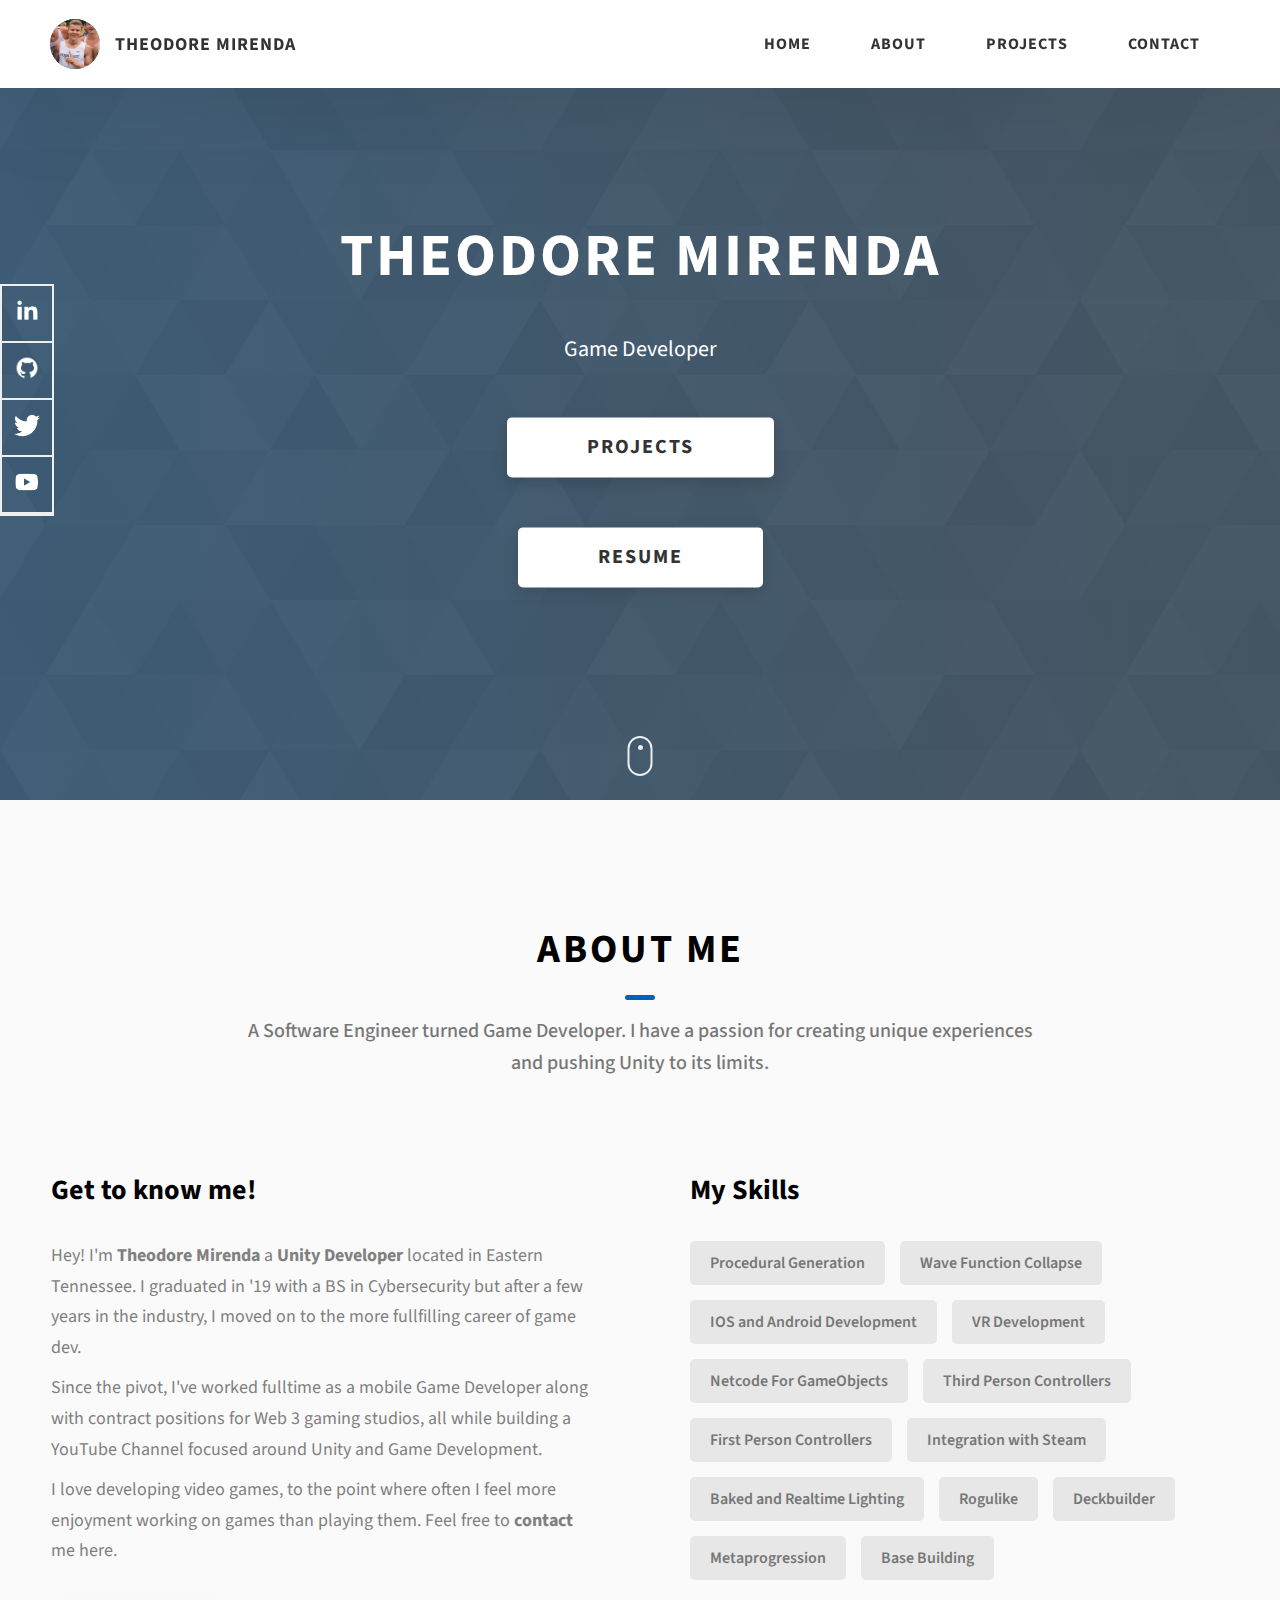
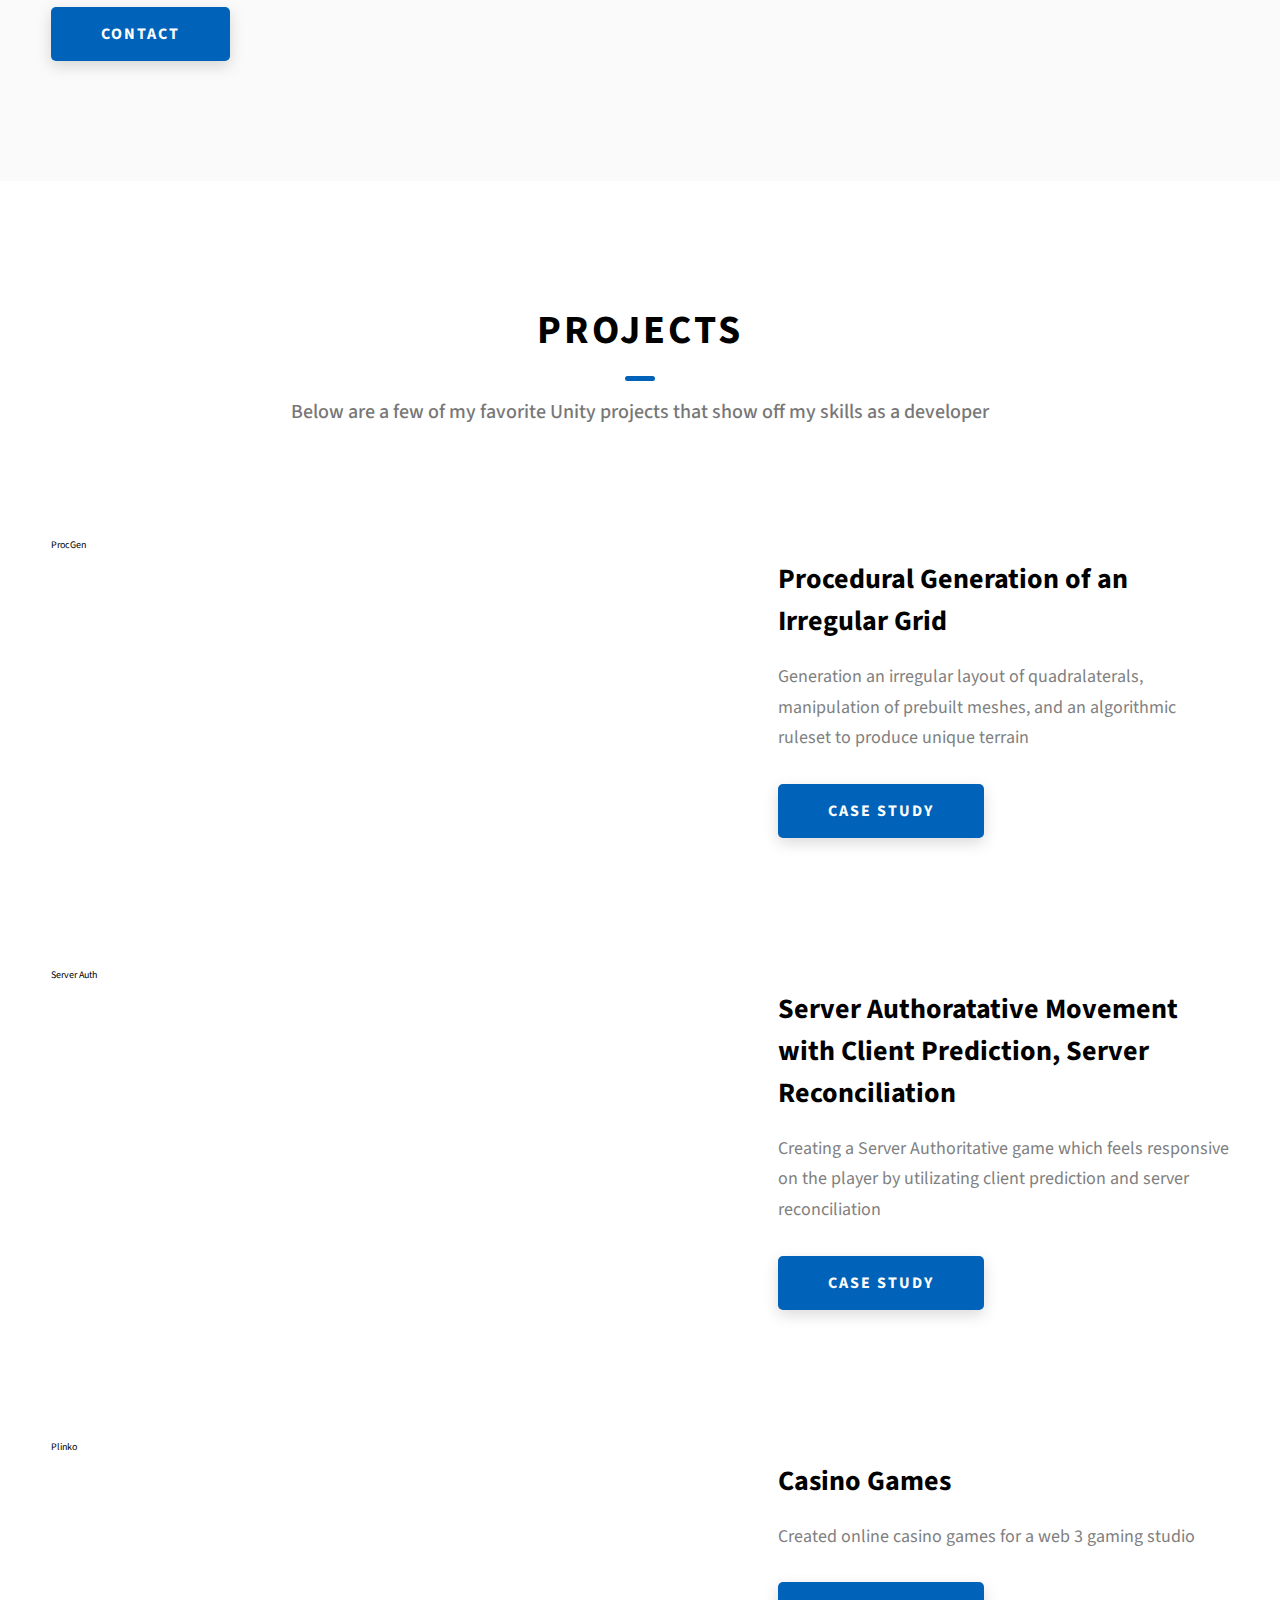
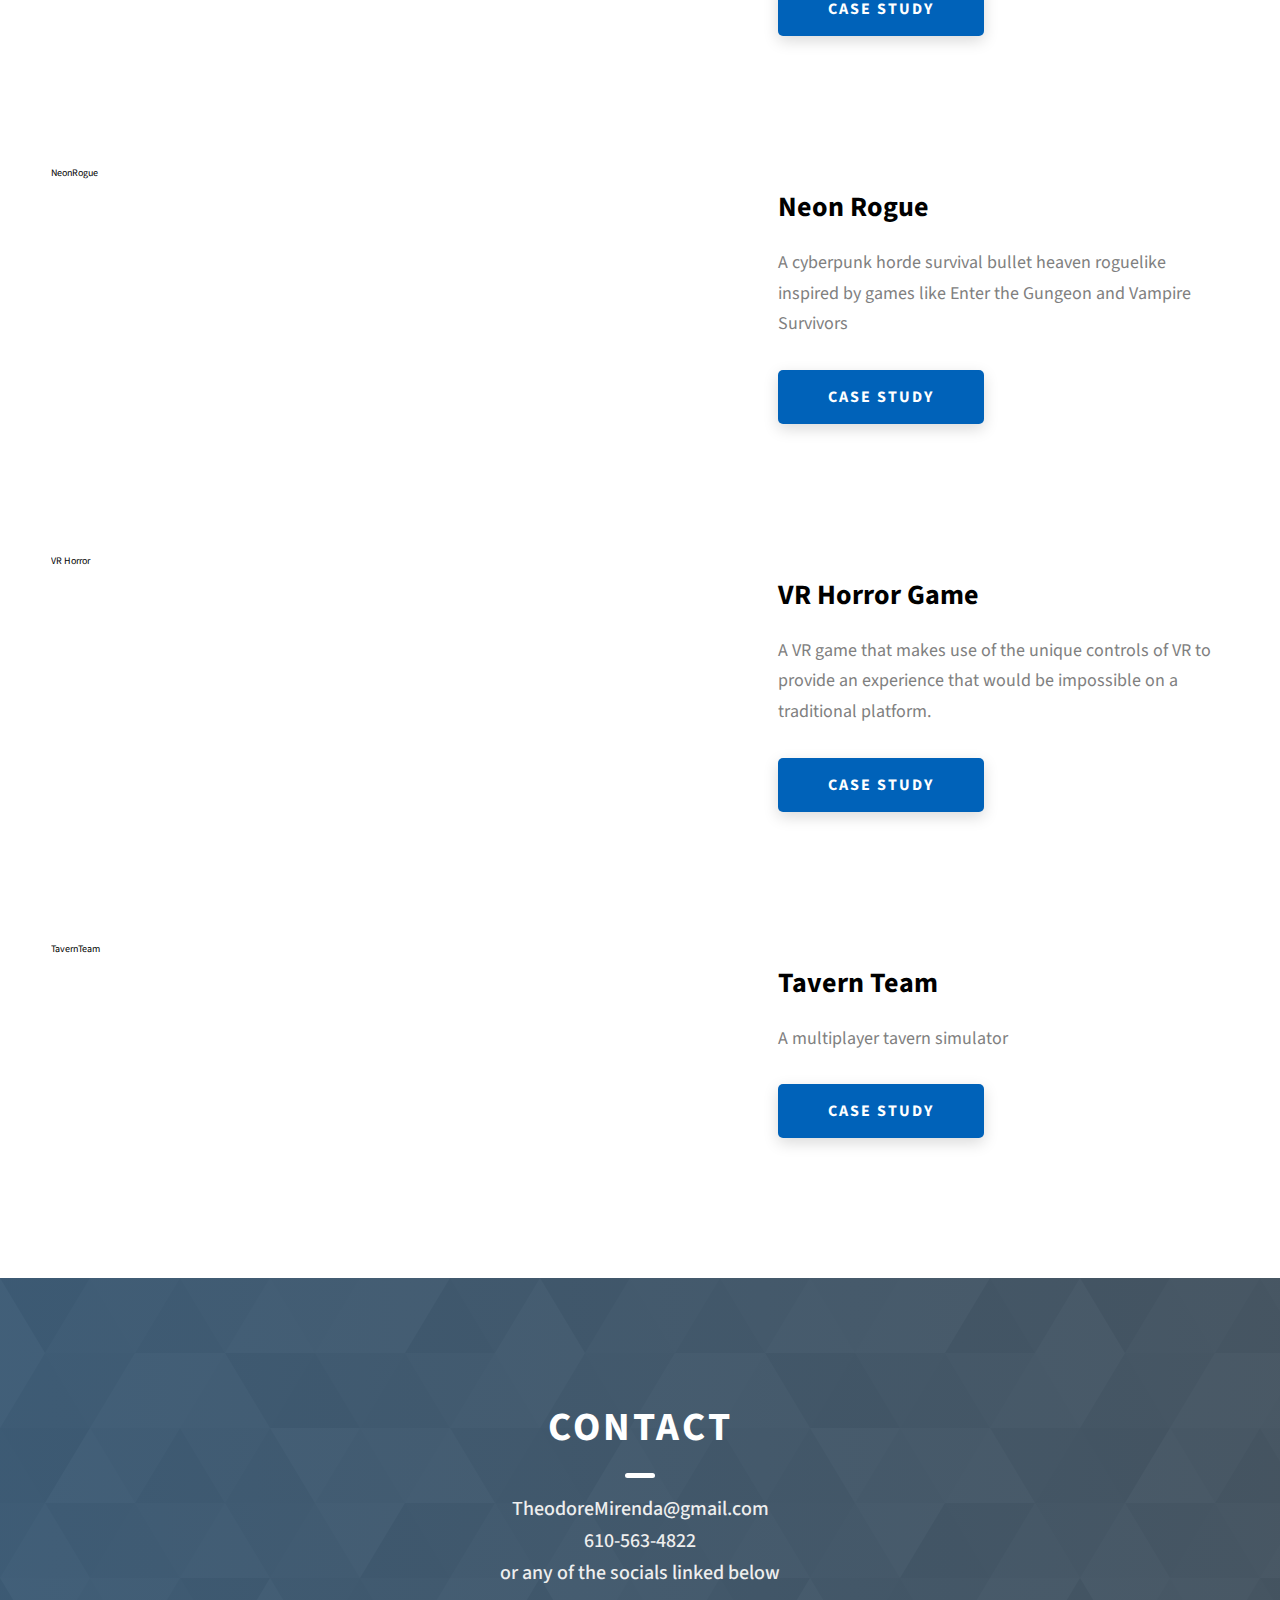
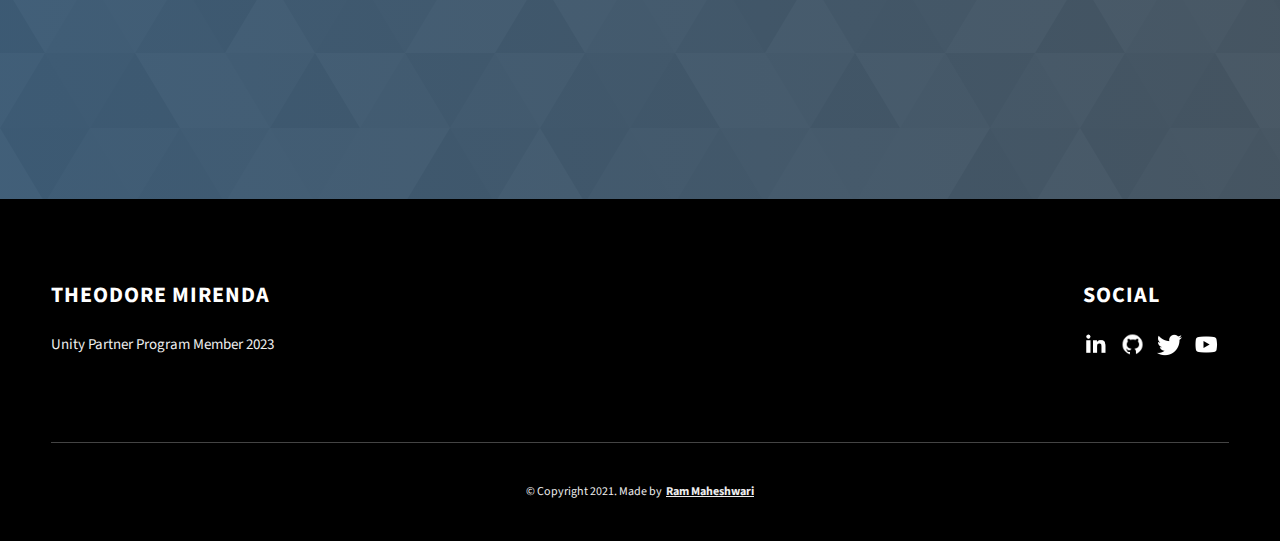
<file: index.html>
<!DOCTYPE html>
<html lang="en">
  <head>
    <meta charset="UTF-8" />
    <meta name="viewport" content="width=device-width, initial-scale=1.0" />
    <meta http-equiv="X-UA-Compatible" content="ie=edge" />
    <title>Theodore Mirenda</title>
    <meta name="description" content="Portfolio Template for Developer" />

    <link rel="stylesheet" href="css/style.css" />

    <link rel="preconnect" href="https://fonts.googleapis.com" />
    <link rel="preconnect" href="https://fonts.gstatic.com" crossorigin />
    <link
      href="https://fonts.googleapis.com/css2?family=Source+Sans+Pro:wght@400;600;700;900&display=swap"
      rel="stylesheet"
    />
  </head>
  <body>
    <header class="header">
      <div class="header__content">
        <div class="header__logo-container">
          <div class="header__logo-img-cont">
            <img
              src="./assets/png/tj.png"
              alt="Theodore Mirenda Logo Image"
              class="header__logo-img"
            />
          </div>
          <span class="header__logo-sub">Theodore Mirenda</span>
        </div>
        <div class="header__main">
          <ul class="header__links">
            <li class="header__link-wrapper">
              <a href="./index.html" class="header__link"> Home </a>
            </li>
            <li class="header__link-wrapper">
              <a href="./index.html#about" class="header__link">About </a>
            </li>
            <li class="header__link-wrapper">
              <a href="./index.html#projects" class="header__link">
                Projects
              </a>
            </li>
            <li class="header__link-wrapper">
              <a href="./index.html#contact" class="header__link"> Contact </a>
            </li>
          </ul>
          <div class="header__main-ham-menu-cont">
            <img
              src="./assets/svg/ham-menu.svg"
              alt="hamburger menu"
              class="header__main-ham-menu"
            />
            <img
              src="./assets/svg/ham-menu-close.svg"
              alt="hamburger menu close"
              class="header__main-ham-menu-close d-none"
            />
          </div>
        </div>
      </div>
      <div class="header__sm-menu">
        <div class="header__sm-menu-content">
          <ul class="header__sm-menu-links">
            <li class="header__sm-menu-link">
              <a href="./index.html"> Home </a>
            </li>

            <li class="header__sm-menu-link">
              <a href="./index.html#about"> About </a>
            </li>

            <li class="header__sm-menu-link">
              <a href="./index.html#projects"> Projects </a>
            </li>

            <li class="header__sm-menu-link">
              <a href="./index.html#contact"> Contact </a>
            </li>
          </ul>
        </div>
      </div>
    </header>
    
    <section class="home-hero">
      <div class="home-hero__content">
        <h1 class="heading-primary">Theodore Mirenda</h1>
        <div class="home-hero__info">
          <p class="text-primary">
            Game Developer
          </p>
        </div>
        <div class="home-hero__cta">
          <a href="./#projects" class="btn btn--bg">Projects</a>
        </div>
        <div class="home-hero__cta">
          <a href="https://docs.google.com/document/d/1yacafiMv38bmKNT3GW7MalZy1gXxzMhn/edit" target="_blank" class="btn btn--bg">Resume</a>
        </div>
      </div>
      <div class="home-hero__socials">
        <div class="home-hero__social">
          <a href="https://www.linkedin.com/in/theodore-mirenda-682a0b136?lipi=urn%3Ali%3Apage%3Ad_flagship3_profile_view_base_contact_details%3B7lXR28tvStu2fylCiXOQmg%3D%3D" class="home-hero__social-icon-link">
            <img
              src="./assets/png/linkedin-ico.png"
              alt="icon"
              class="home-hero__social-icon"
            />
          </a>
        </div>
        <div class="home-hero__social">
          <a href="https://github.com/TJGameDev" class="home-hero__social-icon-link">
            <img
              src="./assets/png/github-ico.png"
              alt="icon"
              class="home-hero__social-icon"
            />
          </a>
        </div>
        <div class="home-hero__social">
          <a href="https://twitter.com/TJGameDev" class="home-hero__social-icon-link">
            <img
              src="./assets/png/twitter-ico.png"
              alt="icon"
              class="home-hero__social-icon"
            />
          </a>
        </div>
        <div class="home-hero__social">
          <a href="https://www.youtube.com/@TJGameDev" class="home-hero__social-icon-link">
            <img
              src="./assets/png/yt-ico.png"
              alt="icon"
              class="home-hero__social-icon"
            />
          </a>
        </div>
        <div class="home-hero__social">
        </div>
      </div>
      <div class="home-hero__mouse-scroll-cont">
        <div class="mouse"></div>
      </div>
    </section>

    <section id="about" class="about sec-pad">
      <div class="main-container">
        <h2 class="heading heading-sec heading-sec__mb-med">
          <span class="heading-sec__main">About Me</span>
          <span class="heading-sec__sub">
            A Software Engineer turned Game Developer. I have a passion for creating unique experiences and pushing Unity to its limits.
          </span>
        </h2>
        <div class="about__content">
          <div class="about__content-main">
            <h3 class="about__content-title">Get to know me!</h3>
            <div class="about__content-details">
              <p class="about__content-details-para">
                Hey! I'm 
                <strong>Theodore Mirenda</strong>
                a <strong> Unity Developer </strong> located in
                Eastern Tennessee. I graduated in '19 with a BS in Cybersecurity but after a few years in the industry, I moved on to the more fullfilling career of game dev. 
              </p>
              <p class="about__content-details-para">
                Since the pivot, I've worked fulltime as a mobile Game Developer along with contract positions for Web 3 gaming studios, all while building a YouTube Channel focused around Unity and Game Development.
              </p>
              <p class="about__content-details-para">
                I love developing video games, to the point where often I feel more enjoyment working on games than playing them. Feel free to
                <strong>contact</strong> me here.
              </p>
            </div>
            <a href="./#contact" class="btn btn--med btn--theme dynamicBgClr"
              >Contact</a
            >
          </div>
          <div class="about__content-skills">
            <h3 class="about__content-title">My Skills</h3>
            <div class="skills">
              <div class="skills__skill">Procedural Generation</div>
              <div class="skills__skill">Wave Function Collapse</div>
              <div class="skills__skill">IOS and Android Development</div>
              <div class="skills__skill">VR Development</div>
              <div class="skills__skill">Netcode For GameObjects</div>
              <div class="skills__skill">Third Person Controllers</div>
              <div class="skills__skill">First Person Controllers</div>
              <div class="skills__skill">Integration with Steam</div>
              <div class="skills__skill">Baked and Realtime Lighting</div>
              <div class="skills__skill">Rogulike</div>
              <div class="skills__skill">Deckbuilder</div>
              <div class="skills__skill">Metaprogression</div>
              <div class="skills__skill">Base Building</div>
            </div>
          </div>
        </div>
      </div>
    </section>
    <section id="projects" class="projects sec-pad">
      <div class="main-container">
        <h2 class="heading heading-sec heading-sec__mb-bg">
          <span class="heading-sec__main">Projects</span>
          <span class="heading-sec__sub">
            Below are a few of my favorite Unity projects that show off my skills as a developer
          </span>
        </h2>

        <div class="projects__row">
          <div class="projects__row-img-cont">
            <!-- <img
              src="./assets/png/procGen.gif"
              alt="Software Screenshot"
              class="projects__row-img"
              loading="lazy"
            /> -->
            <blockquote class="imgur-embed-pub" lang="en" data-id="a/lOjHCbe" data-context="false" ><a href="//imgur.com/a/lOjHCbe">ProcGen</a></blockquote><script async src="//s.imgur.com/min/embed.js" charset="utf-8"></script>
          </div>
          <div class="projects__row-content">
            <h3 class="projects__row-content-title">Procedural Generation of an Irregular Grid</h3>
            <p class="projects__row-content-desc">
              Generation an irregular layout of quadralaterals, manipulation of prebuilt meshes, and an algorithmic ruleset to produce unique terrain
            </p>
            <a
              href="./procGen.html"
              class="btn btn--med btn--theme dynamicBgClr"
              >Case Study</a
            >
          </div>
        </div>

        <div class="projects__content">
          <div class="projects__row">
            <div class="projects__row-img-cont">
              <!-- <img
                src="./assets/png/SA.gif"
                alt="Software Screenshot"
                class="projects__row-img"
                loading="lazy"
              /> -->
              <blockquote class="imgur-embed-pub" lang="en" data-id="a/aA6W5qT" data-context="false" ><a href="//imgur.com/a/aA6W5qT">Server Auth</a></blockquote><script async src="//s.imgur.com/min/embed.js" charset="utf-8"></script>
            </div>
            <div class="projects__row-content">
              <h3 class="projects__row-content-title">Server Authoratative Movement with Client Prediction, Server Reconciliation</h3>
              <p class="projects__row-content-desc">
                Creating a Server Authoritative game which feels responsive on the player by utilizating client prediction and server reconciliation
              </p>
              <a
                href="./clientPrediction.html"
                class="btn btn--med btn--theme dynamicBgClr"
                >Case Study</a
              >
            </div>
          </div>

       

          <div class="projects__content">
            <div class="projects__row">
              <div class="projects__row-img-cont">
                <!-- <img
                  src="./assets/png/plinko.gif"
                  alt="Software Screenshot"
                  class="projects__row-img"
                  loading="lazy"
                /> -->
                <blockquote class="imgur-embed-pub" lang="en" data-id="a/j9ZYZly"  ><a href="//imgur.com/a/j9ZYZly">Plinko</a></blockquote><script async src="//s.imgur.com/min/embed.js" charset="utf-8"></script>
              </div>
              <div class="projects__row-content">
                <h3 class="projects__row-content-title">Casino Games</h3>
                <p class="projects__row-content-desc">
                  Created online casino games for a web 3 gaming studio
                </p>
                <a
                  href="./casino.html"
                  class="btn btn--med btn--theme dynamicBgClr"
                  >Case Study</a
                >
              </div>
            </div>

            <div class="projects__content">
              <div class="projects__row">
                <div class="projects__row-img-cont">
                  <!-- <img
                    src="./assets/png/neonRogue.gif"
                    alt="Software Screenshot"
                    class="projects__row-img"
                    loading="lazy"
                  /> -->
                  <blockquote class="imgur-embed-pub" lang="en" data-id="a/k0VMVU8" data-context="false" ><a href="//imgur.com/a/k0VMVU8">NeonRogue</a></blockquote><script async src="//s.imgur.com/min/embed.js" charset="utf-8"></script>
                </div>
                <div class="projects__row-content">
                  <h3 class="projects__row-content-title">Neon Rogue</h3>
                  <p class="projects__row-content-desc">
                    A cyberpunk horde survival bullet heaven roguelike inspired by games like Enter the Gungeon and Vampire Survivors
                  </p>
                  <a
                    href="./neonRogue.html"
                    class="btn btn--med btn--theme dynamicBgClr"
                    >Case Study</a
                  >
                </div>
              </div>

              <div class="projects__row">
                <div class="projects__row-img-cont">
                  <!-- <img
                    src="./assets/png/VRGame.gif"
                    alt="Software Screenshot"
                    class="projects__row-img"
                    loading="lazy"
                  /> -->
                  <blockquote class="imgur-embed-pub" lang="en" data-id="a/DrX55A6" data-context="false" ><a href="//imgur.com/a/DrX55A6">VR Horror</a></blockquote><script async src="//s.imgur.com/min/embed.js" charset="utf-8"></script>
                </div>
                <div class="projects__row-content">
                  <h3 class="projects__row-content-title">VR Horror Game</h3>
                  <p class="projects__row-content-desc">
                    A VR game that makes use of the unique controls of VR to 
                    provide an experience that would be impossible on a traditional platform.
                  </p>
                  <a
                    href="./vr.html"
                    class="btn btn--med btn--theme dynamicBgClr"
                    >Case Study</a
                  >
                </div>
              </div>

        <div class="projects__content">
          <div class="projects__row">
            <div class="projects__row-img-cont">
              <blockquote class="imgur-embed-pub" lang="en" data-id="a/eHacob8" data-context="false" ><a href="//imgur.com/a/eHacob8">TavernTeam</a></blockquote><script async src="//s.imgur.com/min/embed.js" charset="utf-8"></script>
            </div>
            <div class="projects__row-content">
              <h3 class="projects__row-content-title">Tavern Team</h3>
              <p class="projects__row-content-desc">
                A multiplayer tavern simulator
              </p>
              <a
                href="./tavernTeam.html"
                class="btn btn--med btn--theme dynamicBgClr"
                >Case Study</a
              >
            </div>
          </div>
        </div>
      </div>
    </section>
    <section id="contact" class="contact sec-pad dynamicBg">
      <div class="main-container">
        <h2 class="heading heading-sec heading-sec__mb-med">
          <span class="heading-sec__main heading-sec__main--lt">Contact</span>
          <span class="heading-sec__sub heading-sec__sub--lt">
          TheodoreMirenda@gmail.com 
          <span class="heading-sec__sub heading-sec__sub--lt">
          610-563-4822
          </span>
            or any of the socials linked below
          </span>
        </h2>
      </div>
    </section>
    <footer class="main-footer">
      <div class="main-container">
        <div class="main-footer__upper">
          <div class="main-footer__row main-footer__row-1">
            <h2 class="heading heading-sm main-footer__heading-sm">
              <span>Social</span>
            </h2>
            <div class="main-footer__social-cont">
              <a target="_blank" rel="noreferrer" href="https://www.linkedin.com/in/theodore-mirenda-682a0b136?lipi=urn%3Ali%3Apage%3Ad_flagship3_profile_view_base_contact_details%3B7lXR28tvStu2fylCiXOQmg%3D%3D">
                <img
                  class="main-footer__icon"
                  src="./assets/png/linkedin-ico.png"
                  alt="icon"
                />
              </a>
              <a target="_blank" rel="noreferrer" href="https://github.com/TJGameDev">
                <img
                  class="main-footer__icon"
                  src="./assets/png/github-ico.png"
                  alt="icon"
                />
              </a>
              <a target="_blank" rel="noreferrer" href="https://twitter.com/TJGameDev">
                <img
                  class="main-footer__icon"
                  src="./assets/png/twitter-ico.png"
                  alt="icon"
                />
              </a>
              <a target="_blank" rel="noreferrer" href="https://www.youtube.com/@TJGameDev">
                <img
                  class="main-footer__icon"
                  src="./assets/png/yt-ico.png"
                  alt="icon"
                />
              </a>
            </div>
          </div>
          <div class="main-footer__row main-footer__row-2">
            <h4 class="heading heading-sm text-lt">Theodore Mirenda</h4>
            <p class="main-footer__short-desc">
              Unity Partner Program Member 2023
            </p>
          </div>
        </div>

        <!-- If you give me some credit or shoutout here by linking to my website, then it will be a big thing for me and will help me a lot :) -->
        <div class="main-footer__lower">
          &copy; Copyright 2021. Made by
          <a rel="noreferrer" target="_blank" href="https://rammaheshwari.com"
            >Ram Maheshwari</a
          >
        </div>
      </div>
    </footer>

    <script src="./index.js"></script>
  </body>
</html>
</file>
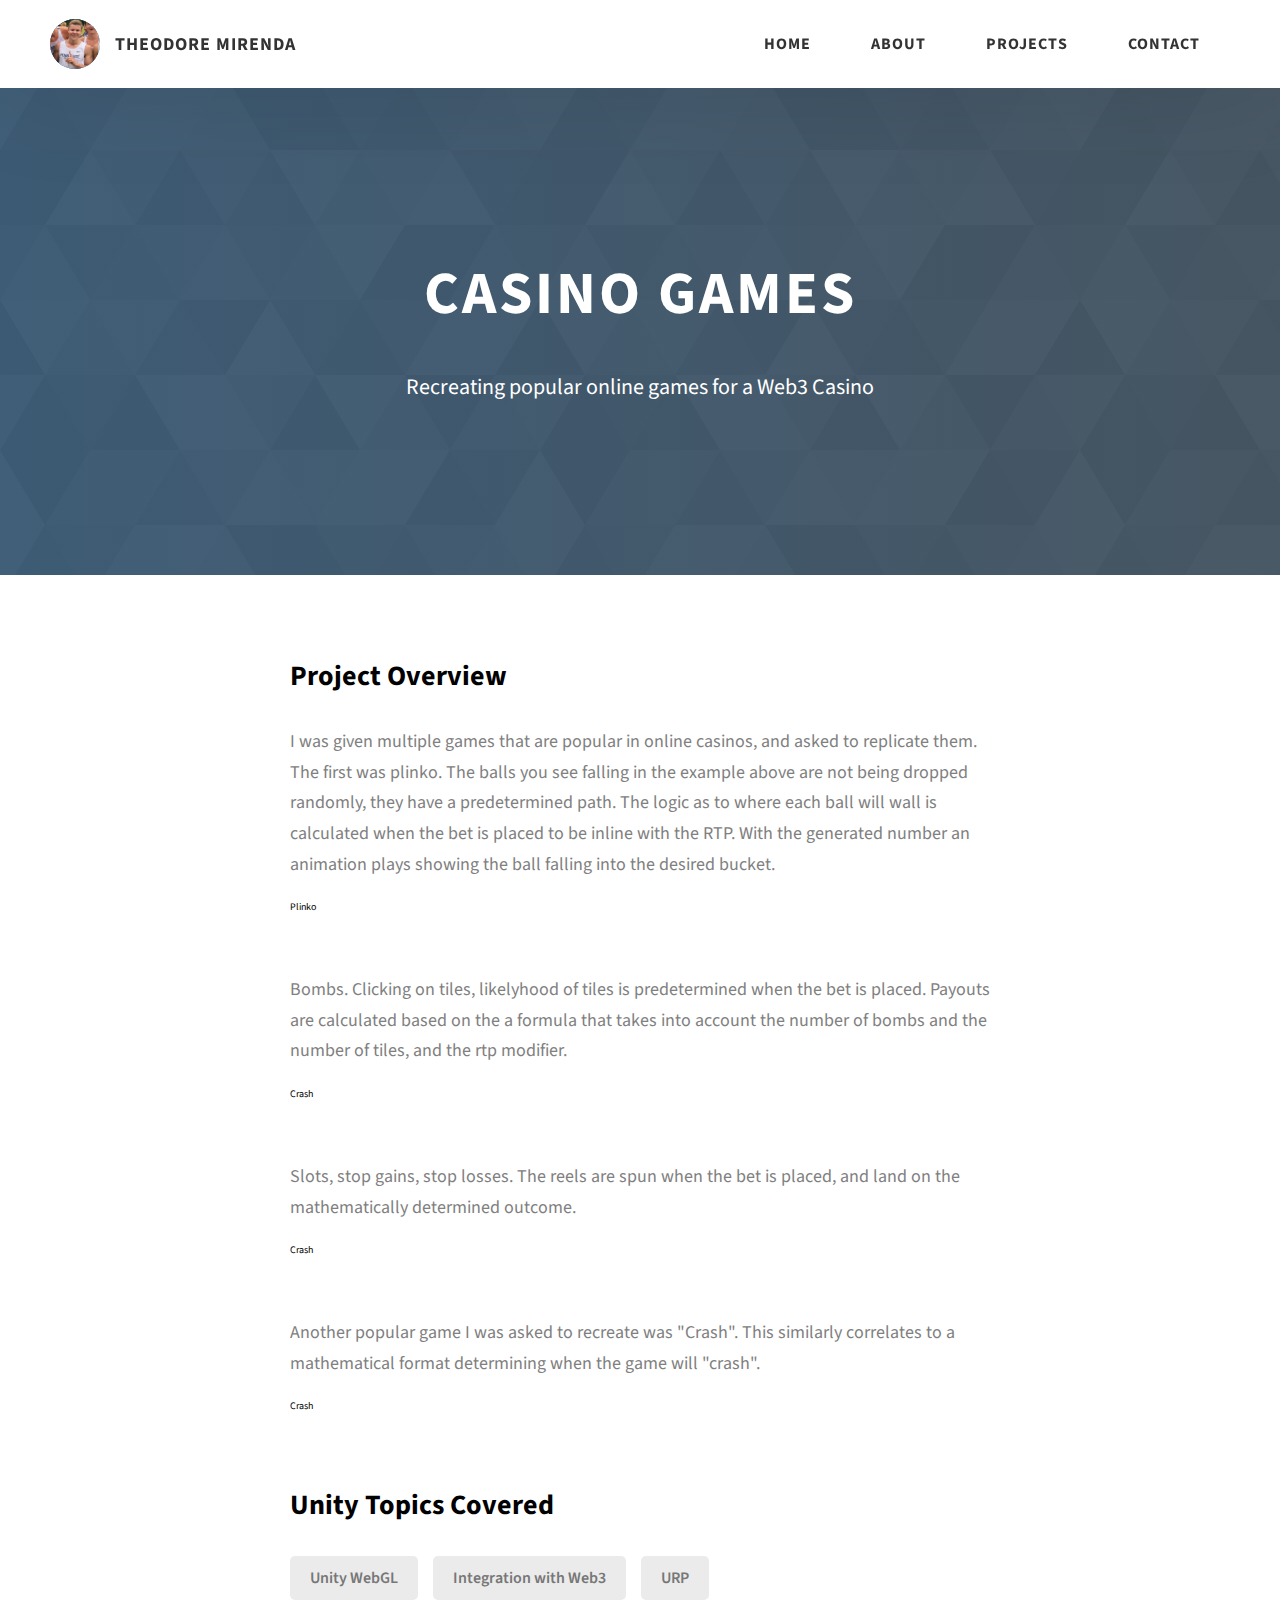
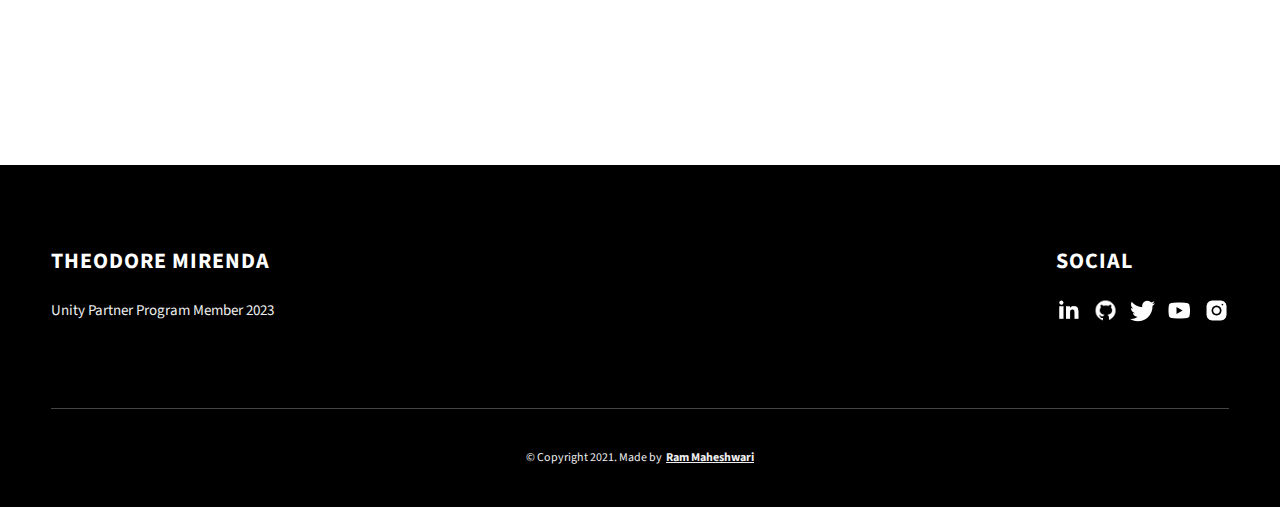
<file: casino.html>
<!DOCTYPE html>
<html lang="en">
  <head>
    <meta charset="UTF-8" />
    <meta name="viewport" content="width=device-width, initial-scale=1.0" />
    <meta http-equiv="X-UA-Compatible" content="ie=edge" />
    <title>Theodore - Casino</title>
    <meta name="description" content="Case study page of VR Backrooms" />

    <link rel="stylesheet" href="css/style.css" />

    <link rel="preconnect" href="https://fonts.googleapis.com" />
    <link rel="preconnect" href="https://fonts.gstatic.com" crossorigin />
    <link
      href="https://fonts.googleapis.com/css2?family=Source+Sans+Pro:wght@400;600;700;900&display=swap"
      rel="stylesheet"
    />
  </head>
  <body>
    <header class="header">
      <div class="header__content">
        <div class="header__logo-container">
          <div class="header__logo-img-cont">
            <img
              src="./assets/png/tj.png"
              alt="Theodore Mirenda Logo Image"
              class="header__logo-img"
            />
          </div>
          <span class="header__logo-sub">Theodore Mirenda</span>
        </div>
        <div class="header__main">
          <ul class="header__links">
            <li class="header__link-wrapper">
              <a href="./index.html" class="header__link"> Home </a>
            </li>
            <li class="header__link-wrapper">
              <a href="./index.html#about" class="header__link">About </a>
            </li>
            <li class="header__link-wrapper">
              <a href="./index.html#projects" class="header__link">
                Projects
              </a>
            </li>
            <li class="header__link-wrapper">
              <a href="./index.html#contact" class="header__link"> Contact </a>
            </li>
          </ul>
          <div class="header__main-ham-menu-cont">
            <img
              src="./assets/svg/ham-menu.svg"
              alt="hamburger menu"
              class="header__main-ham-menu"
            />
            <img
              src="./assets/svg/ham-menu-close.svg"
              alt="hamburger menu close"
              class="header__main-ham-menu-close d-none"
            />
          </div>
        </div>
      </div>
      <div class="header__sm-menu">
        <div class="header__sm-menu-content">
          <ul class="header__sm-menu-links">
            <li class="header__sm-menu-link">
              <a href="./index.html"> Home </a>
            </li>

            <li class="header__sm-menu-link">
              <a href="./index.html#about"> About </a>
            </li>

            <li class="header__sm-menu-link">
              <a href="./index.html#projects"> Projects </a>
            </li>

            <li class="header__sm-menu-link">
              <a href="./index.html#contact"> Contact </a>
            </li>
          </ul>
        </div>
      </div>
    </header>
    <section class="project-cs-hero">
      <div class="project-cs-hero__content">
        <h1 class="heading-primary">Casino Games</h1>
        <div class="project-cs-hero__info">
          <p class="text-primary">
            Recreating popular online games for a Web3 Casino
          </p>
        </div>
      </div>
    </section>
    <section class="project-details">
      <div class="main-container">
        <div class="project-details__content">
          
          <div class="project-details__content-main">
            <div class="project-details__desc">
              <h3 class="project-details__content-title">Project Overview</h3>
              <p class="project-details__desc-para">
                I was given multiple games that are popular in online casinos, and asked to replicate them. 
                The first was plinko. The balls you see falling in the example above are not being dropped randomly, they have a predetermined path.
                The logic as to where each ball will wall is calculated when the bet is placed to be inline with the RTP. With the generated number an animation plays showing the ball falling 
                into the desired bucket.
                </p>
              <div class="project-details__showcase-img-cont">
                <blockquote class="imgur-embed-pub" lang="en" data-id="a/j9ZYZly"  ><a href="//imgur.com/a/j9ZYZly">Plinko</a></blockquote><script async src="//s.imgur.com/min/embed.js" charset="utf-8"></script>
              </div>

              <p class="project-details__desc-para">
                Bombs. Clicking on tiles, likelyhood of tiles is predetermined when the bet is placed. Payouts are calculated based on the a formula that takes into account the number of bombs and the number of tiles, and the rtp modifier.
              </p>
              <div class="project-details__showcase-img-cont">
                <blockquote class="imgur-embed-pub" lang="en" data-id="a/nwaOuTD" data-context="false" ><a href="//imgur.com/a/nwaOuTD">Crash</a></blockquote><script async src="//s.imgur.com/min/embed.js" charset="utf-8"></script>
              </div>

              <p class="project-details__desc-para">
                Slots, stop gains, stop losses. The reels are spun when the bet is placed, and land on the mathematically determined outcome.
              </p>
              <div class="project-details__showcase-img-cont">
                <blockquote class="imgur-embed-pub" lang="en" data-id="a/Aa7P16O" data-context="false" ><a href="//imgur.com/a/Aa7P16O">Crash</a></blockquote><script async src="//s.imgur.com/min/embed.js" charset="utf-8"></script>
              </div>

              <p class="project-details__desc-para">
                Another popular game I was asked to recreate was "Crash". This similarly correlates to a mathematical format determining when the game will "crash". 
              </p>
              <div class="project-details__showcase-img-cont">
                <blockquote class="imgur-embed-pub" lang="en" data-id="a/wcJHdBO" data-context="false" ><a href="//imgur.com/a/wcJHdBO">Crash</a></blockquote><script async src="//s.imgur.com/min/embed.js" charset="utf-8"></script>
              </div>

              <p class="project-details__desc-para">
              </p>
            </div>
            <div class="project-details__tools-used">
              <h3 class="project-details__content-title">Unity Topics Covered</h3>
              <div class="skills">
                <div class="skills__skill">Unity WebGL</div>
                <div class="skills__skill">Integration with Web3</div>
                <div class="skills__skill">URP</div>
              </div>
            </div>
            <!-- <div class="project-details__links">
              <h3 class="project-details__content-title">See Live</h3>
              <a
                href="#"
                class="btn btn--med btn--theme project-details__links-btn"
                target="_blank"
                >Live Link</a
              >
              <a
                href="#"
                class="btn btn--med btn--theme-inv project-details__links-btn"
                target="_blank"
                >Code Link</a
              >
            </div> -->
          </div>
        </div>
      </div>
    </section>
    <footer class="main-footer">
      <div class="main-container">
        <div class="main-footer__upper">
          <div class="main-footer__row main-footer__row-1">
            <h2 class="heading heading-sm main-footer__heading-sm">
              <span>Social</span>
            </h2>
            <div class="main-footer__social-cont">
              <a target="_blank" rel="noreferrer" href="https://www.linkedin.com/in/theodore-mirenda-682a0b136?lipi=urn%3Ali%3Apage%3Ad_flagship3_profile_view_base_contact_details%3B7lXR28tvStu2fylCiXOQmg%3D%3D">
                <img
                  class="main-footer__icon"
                  src="./assets/png/linkedin-ico.png"
                  alt="icon"
                />
              </a>
              <a target="_blank" rel="noreferrer" href="#">
                <img
                  class="main-footer__icon"
                  src="./assets/png/github-ico.png"
                  alt="icon"
                />
              </a>
              <a target="_blank" rel="noreferrer" href="#">
                <img
                  class="main-footer__icon"
                  src="./assets/png/twitter-ico.png"
                  alt="icon"
                />
              </a>
              <a target="_blank" rel="noreferrer" href="#">
                <img
                  class="main-footer__icon"
                  src="./assets/png/yt-ico.png"
                  alt="icon"
                />
              </a>
              <a target="_blank" rel="noreferrer" href="#">
                <img
                  class="main-footer__icon main-footer__icon--mr-none"
                  src="./assets/png/insta-ico.png"
                  alt="icon"
                />
              </a>
            </div>
          </div>
          <div class="main-footer__row main-footer__row-2">
            <h4 class="heading heading-sm text-lt">Theodore Mirenda</h4>
            <p class="main-footer__short-desc">
              Unity Partner Program Member 2023
            </p>
          </div>
        </div>

        <div class="main-footer__lower">
          &copy; Copyright 2021. Made by
          <a rel="noreferrer" target="_blank" href="https://rammaheshwari.com"
            >Ram Maheshwari</a
          >
        </div>
      </div>
    </footer>
    <script src="./index.js"></script>
  </body>
</html>
</file>
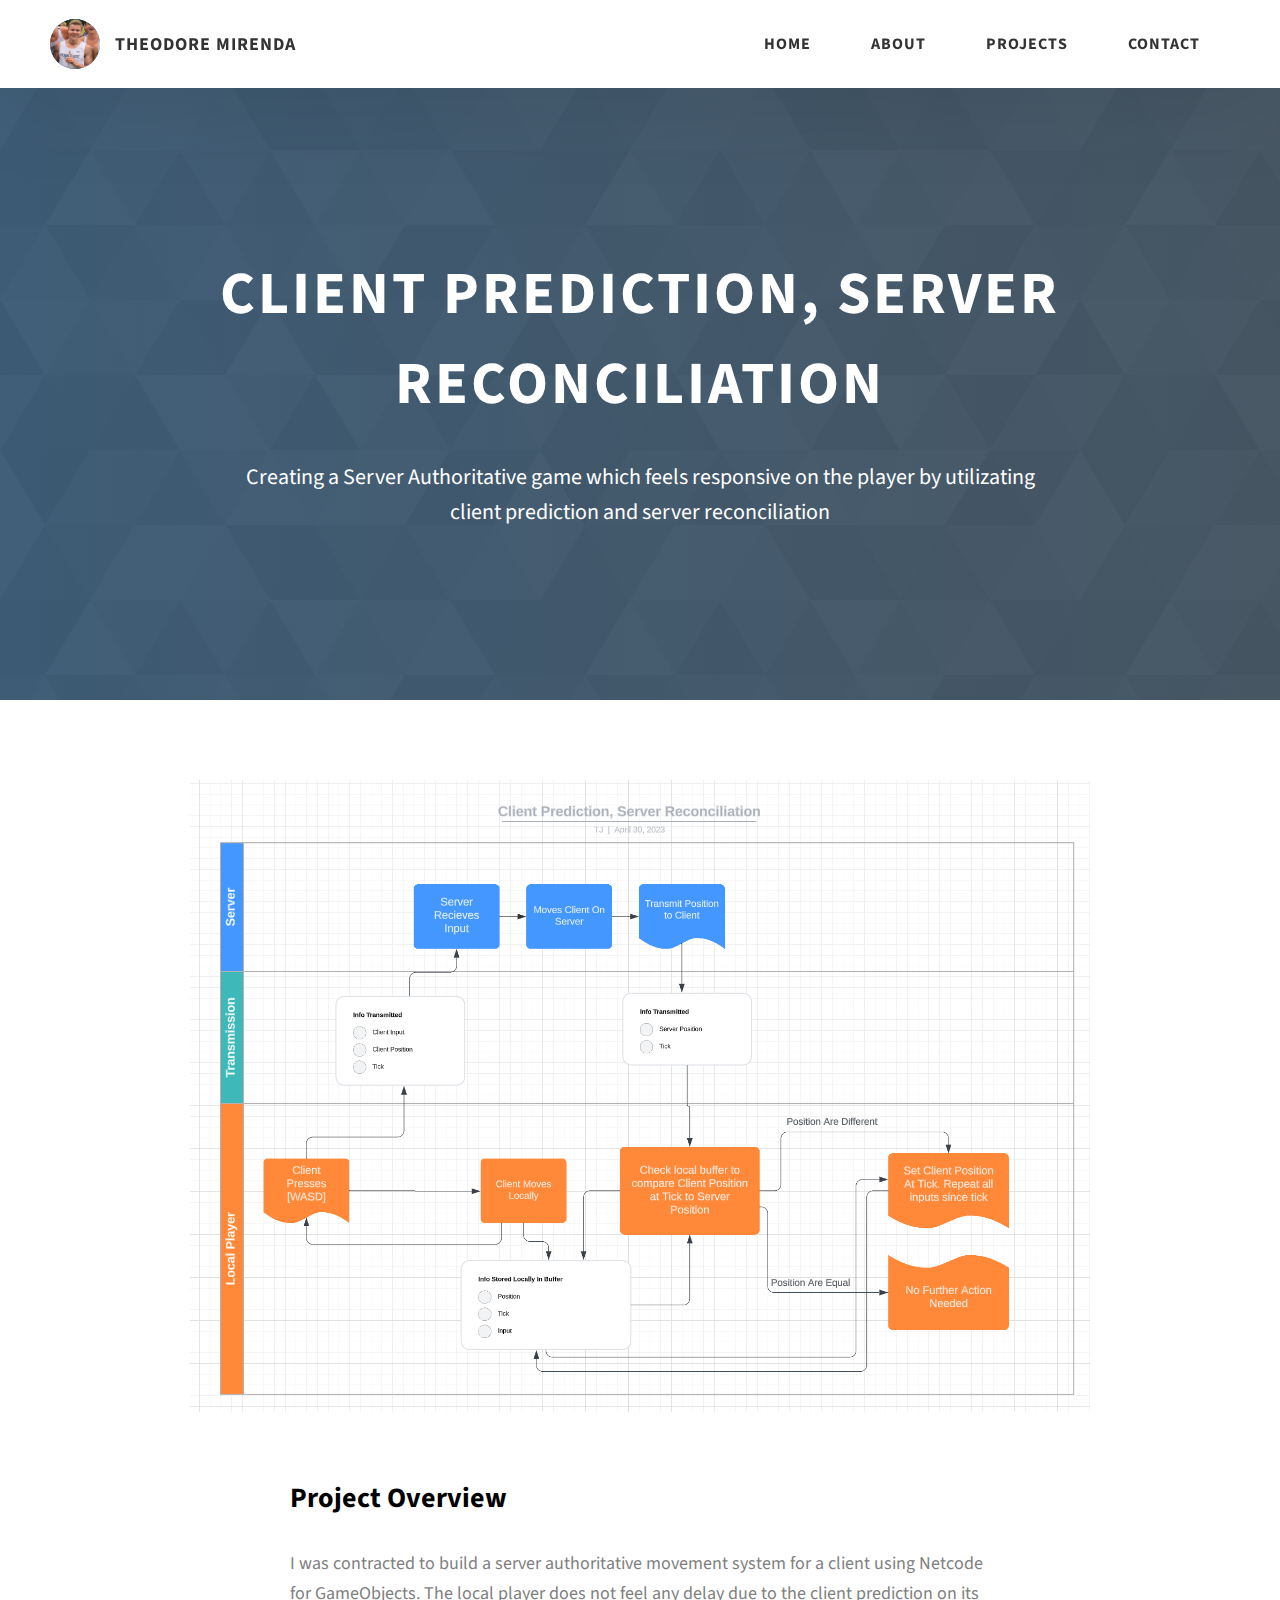
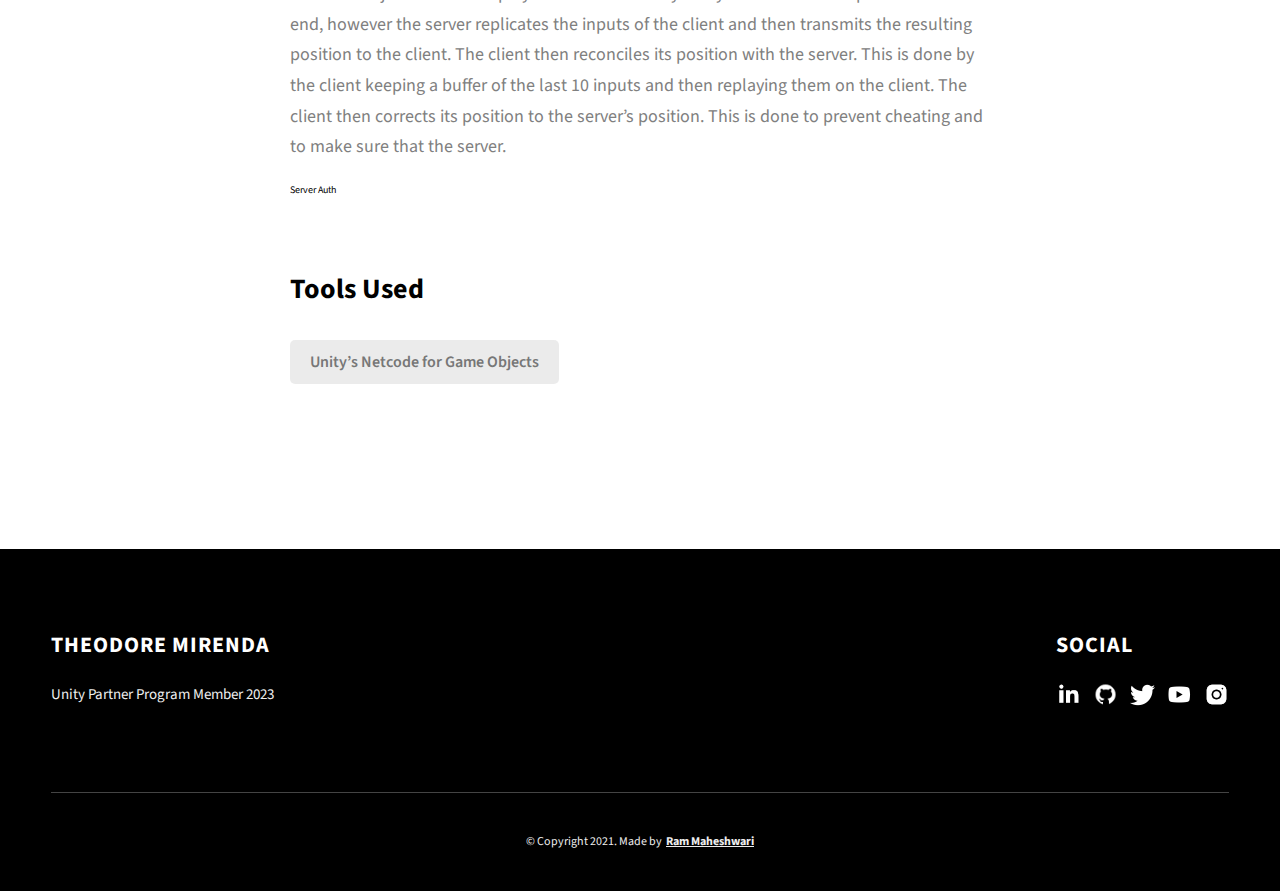
<file: clientPrediction.html>
<!DOCTYPE html>
<html lang="en">
  <head>
    <meta charset="UTF-8" />
    <meta name="viewport" content="width=device-width, initial-scale=1.0" />
    <meta http-equiv="X-UA-Compatible" content="ie=edge" />
    <title>Theodore - Server Authoratative</title>
    <meta name="description" content="Case study page of Project" />

    <link rel="stylesheet" href="css/style.css" />

    <link rel="preconnect" href="https://fonts.googleapis.com" />
    <link rel="preconnect" href="https://fonts.gstatic.com" crossorigin />
    <link
      href="https://fonts.googleapis.com/css2?family=Source+Sans+Pro:wght@400;600;700;900&display=swap"
      rel="stylesheet"
    />
  </head>
  <body>
    <header class="header">
      <div class="header__content">
        <div class="header__logo-container">
          <div class="header__logo-img-cont">
            <img
              src="./assets/png/tj.png"
              alt="Theodore Mirenda Logo Image"
              class="header__logo-img"
            />
          </div>
          <span class="header__logo-sub">Theodore Mirenda</span>
        </div>
        <div class="header__main">
          <ul class="header__links">
            <li class="header__link-wrapper">
              <a href="./index.html" class="header__link"> Home </a>
            </li>
            <li class="header__link-wrapper">
              <a href="./index.html#about" class="header__link">About </a>
            </li>
            <li class="header__link-wrapper">
              <a href="./index.html#projects" class="header__link">
                Projects
              </a>
            </li>
            <li class="header__link-wrapper">
              <a href="./index.html#contact" class="header__link"> Contact </a>
            </li>
          </ul>
          <div class="header__main-ham-menu-cont">
            <img
              src="./assets/svg/ham-menu.svg"
              alt="hamburger menu"
              class="header__main-ham-menu"
            />
            <img
              src="./assets/svg/ham-menu-close.svg"
              alt="hamburger menu close"
              class="header__main-ham-menu-close d-none"
            />
          </div>
        </div>
      </div>
      <div class="header__sm-menu">
        <div class="header__sm-menu-content">
          <ul class="header__sm-menu-links">
            <li class="header__sm-menu-link">
              <a href="./index.html"> Home </a>
            </li>

            <li class="header__sm-menu-link">
              <a href="./index.html#about"> About </a>
            </li>

            <li class="header__sm-menu-link">
              <a href="./index.html#projects"> Projects </a>
            </li>

            <li class="header__sm-menu-link">
              <a href="./index.html#contact"> Contact </a>
            </li>
          </ul>
        </div>
      </div>
    </header>
    <section class="project-cs-hero">
      <div class="project-cs-hero__content">
        <h1 class="heading-primary">Client Prediction, Server Reconciliation</h1>
        <div class="project-cs-hero__info">
          <p class="text-primary">
            Creating a Server Authoritative game which feels responsive on the player by utilizating client prediction and server reconciliation
          </p>
        </div>
        <!-- <div class="project-cs-hero__cta">
          <a href="#" class="btn btn--bg" target="_blank">Live Link</a>
        </div> -->
      </div>
    </section>
    <section class="project-details">
      <div class="main-container">
        <div class="project-details__content">
          <div class="project-details__showcase-img-cont">
            <img
              src="./assets/png/clientServer.png"
              alt="Project Image"
              class="project-details__showcase-img"
            />
          </div>
          <div class="project-details__content-main">
            <div class="project-details__desc">
              <h3 class="project-details__content-title">Project Overview</h3>
              <p class="project-details__desc-para">
                I was contracted to build a server authoritative movement system for a client using Netcode for GameObjects. The local player does not feel any delay due to the client prediction on its end, however the server replicates the inputs of the client and then transmits the resulting position to the client. The client then reconciles its position with the server. 
                This is done by the client keeping a buffer of the last 10 inputs and then replaying them on the client. The client then corrects its position to the server’s position. This is done to prevent cheating and to make sure that the server.
              </p>

              <!-- <img
              src="./assets/png/SA.gif"
              alt="Project Image"
              class="project-details__showcase-img"
            /> -->
            <blockquote class="imgur-embed-pub" lang="en" data-id="a/aA6W5qT" data-context="false" ><a href="//imgur.com/a/aA6W5qT">Server Auth</a></blockquote><script async src="//s.imgur.com/min/embed.js" charset="utf-8"></script>

            </div>
            <div class="project-details__tools-used">
              <h3 class="project-details__content-title">Tools Used</h3>
              <div class="skills">
                <div class="skills__skill">Unity’s Netcode for Game Objects</div>
              </div>
            </div>
            <!-- <div class="project-details__links">
              <h3 class="project-details__content-title">See Live</h3>
              <a
                href="#"
                class="btn btn--med btn--theme project-details__links-btn"
                target="_blank"
                >Live Link</a
              >
              <a
                href="#"
                class="btn btn--med btn--theme-inv project-details__links-btn"
                target="_blank"
                >Code Link</a
              >
            </div> -->
          </div>
        </div>
      </div>
    </section>
    <footer class="main-footer">
      <div class="main-container">
        <div class="main-footer__upper">
          <div class="main-footer__row main-footer__row-1">
            <h2 class="heading heading-sm main-footer__heading-sm">
              <span>Social</span>
            </h2>
            <div class="main-footer__social-cont">
              <a target="_blank" rel="noreferrer" href="#">
                <img
                  class="main-footer__icon"
                  src="./assets/png/linkedin-ico.png"
                  alt="icon"
                />
              </a>
              <a target="_blank" rel="noreferrer" href="#">
                <img
                  class="main-footer__icon"
                  src="./assets/png/github-ico.png"
                  alt="icon"
                />
              </a>
              <a target="_blank" rel="noreferrer" href="#">
                <img
                  class="main-footer__icon"
                  src="./assets/png/twitter-ico.png"
                  alt="icon"
                />
              </a>
              <a target="_blank" rel="noreferrer" href="#">
                <img
                  class="main-footer__icon"
                  src="./assets/png/yt-ico.png"
                  alt="icon"
                />
              </a>
              <a target="_blank" rel="noreferrer" href="#">
                <img
                  class="main-footer__icon main-footer__icon--mr-none"
                  src="./assets/png/insta-ico.png"
                  alt="icon"
                />
              </a>
            </div>
          </div>
          <div class="main-footer__row main-footer__row-2">
            <h4 class="heading heading-sm text-lt">Theodore Mirenda</h4>
            <p class="main-footer__short-desc">
              Unity Partner Program Member 2023
            </p>
          </div>
        </div>

        <div class="main-footer__lower">
          &copy; Copyright 2021. Made by
          <a rel="noreferrer" target="_blank" href="https://rammaheshwari.com"
            >Ram Maheshwari</a
          >
        </div>
      </div>
    </footer>
    <script src="./index.js"></script>
  </body>
</html>
</file>
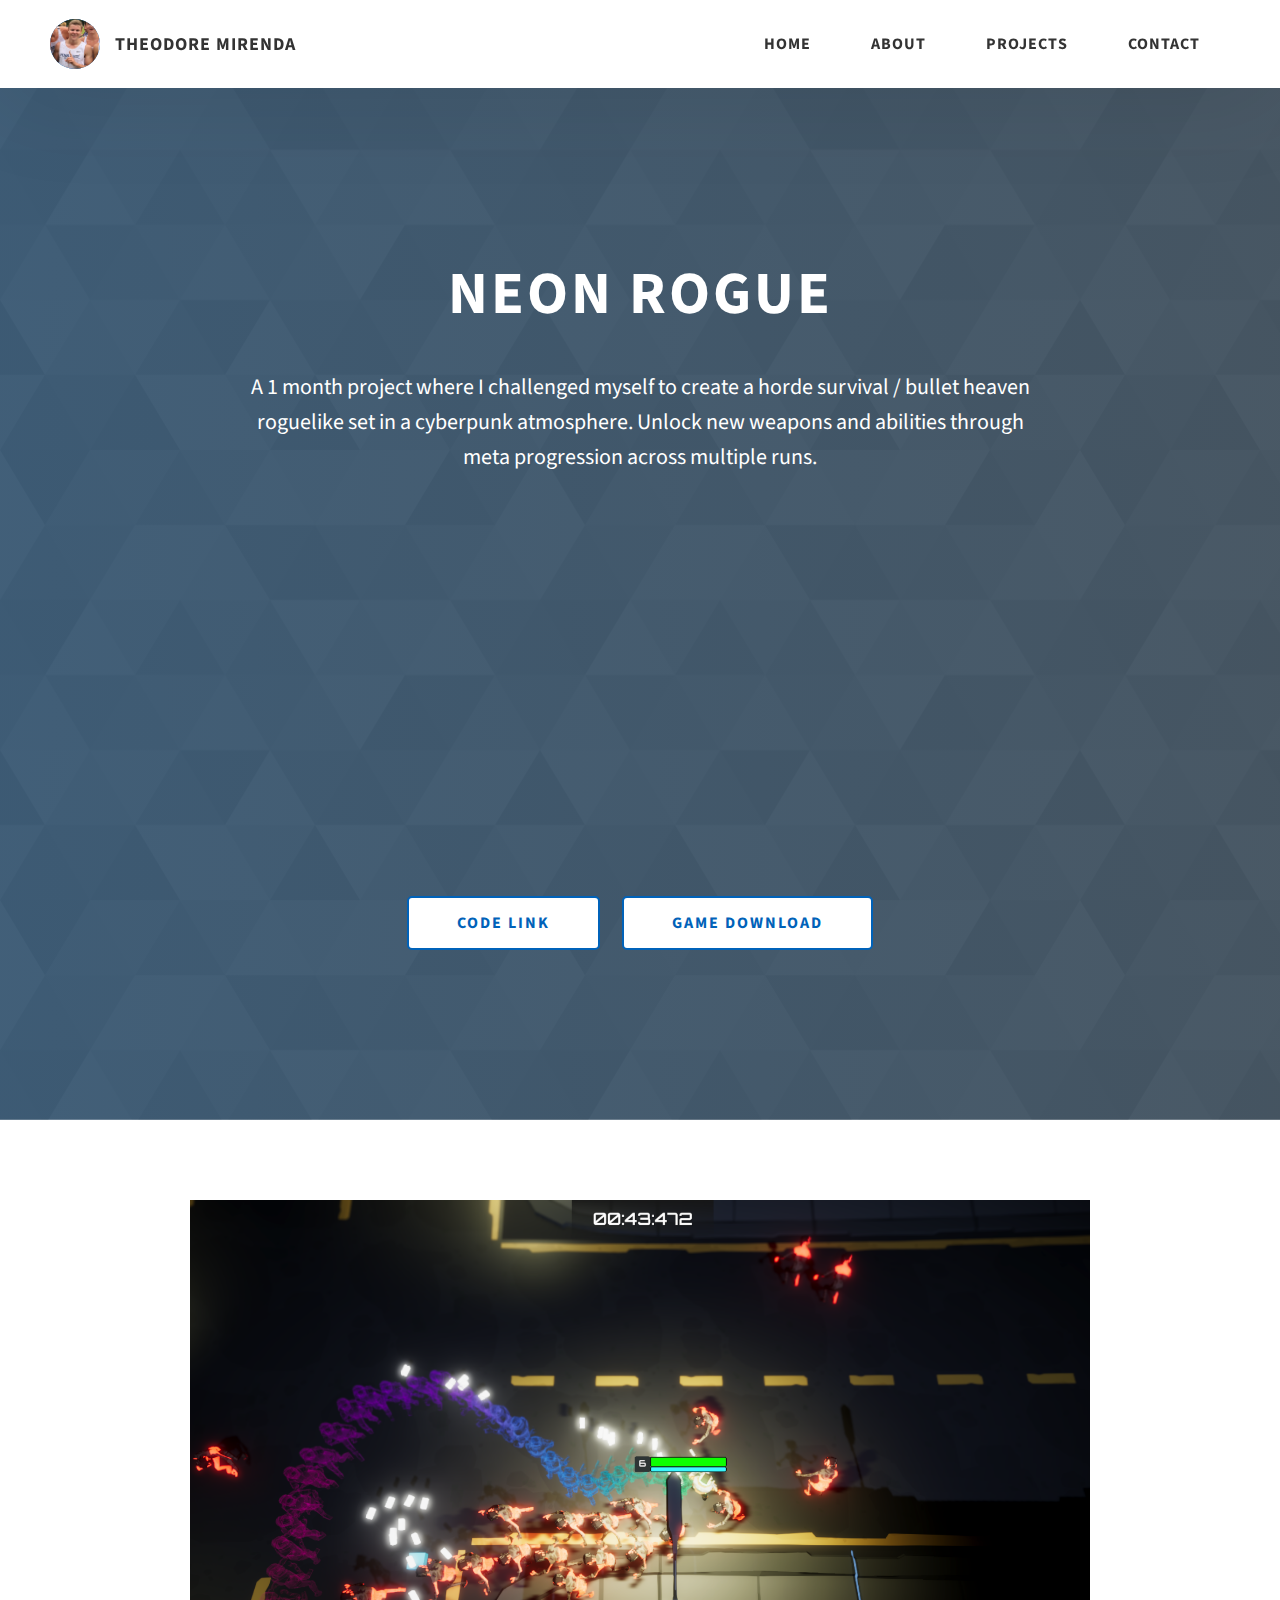
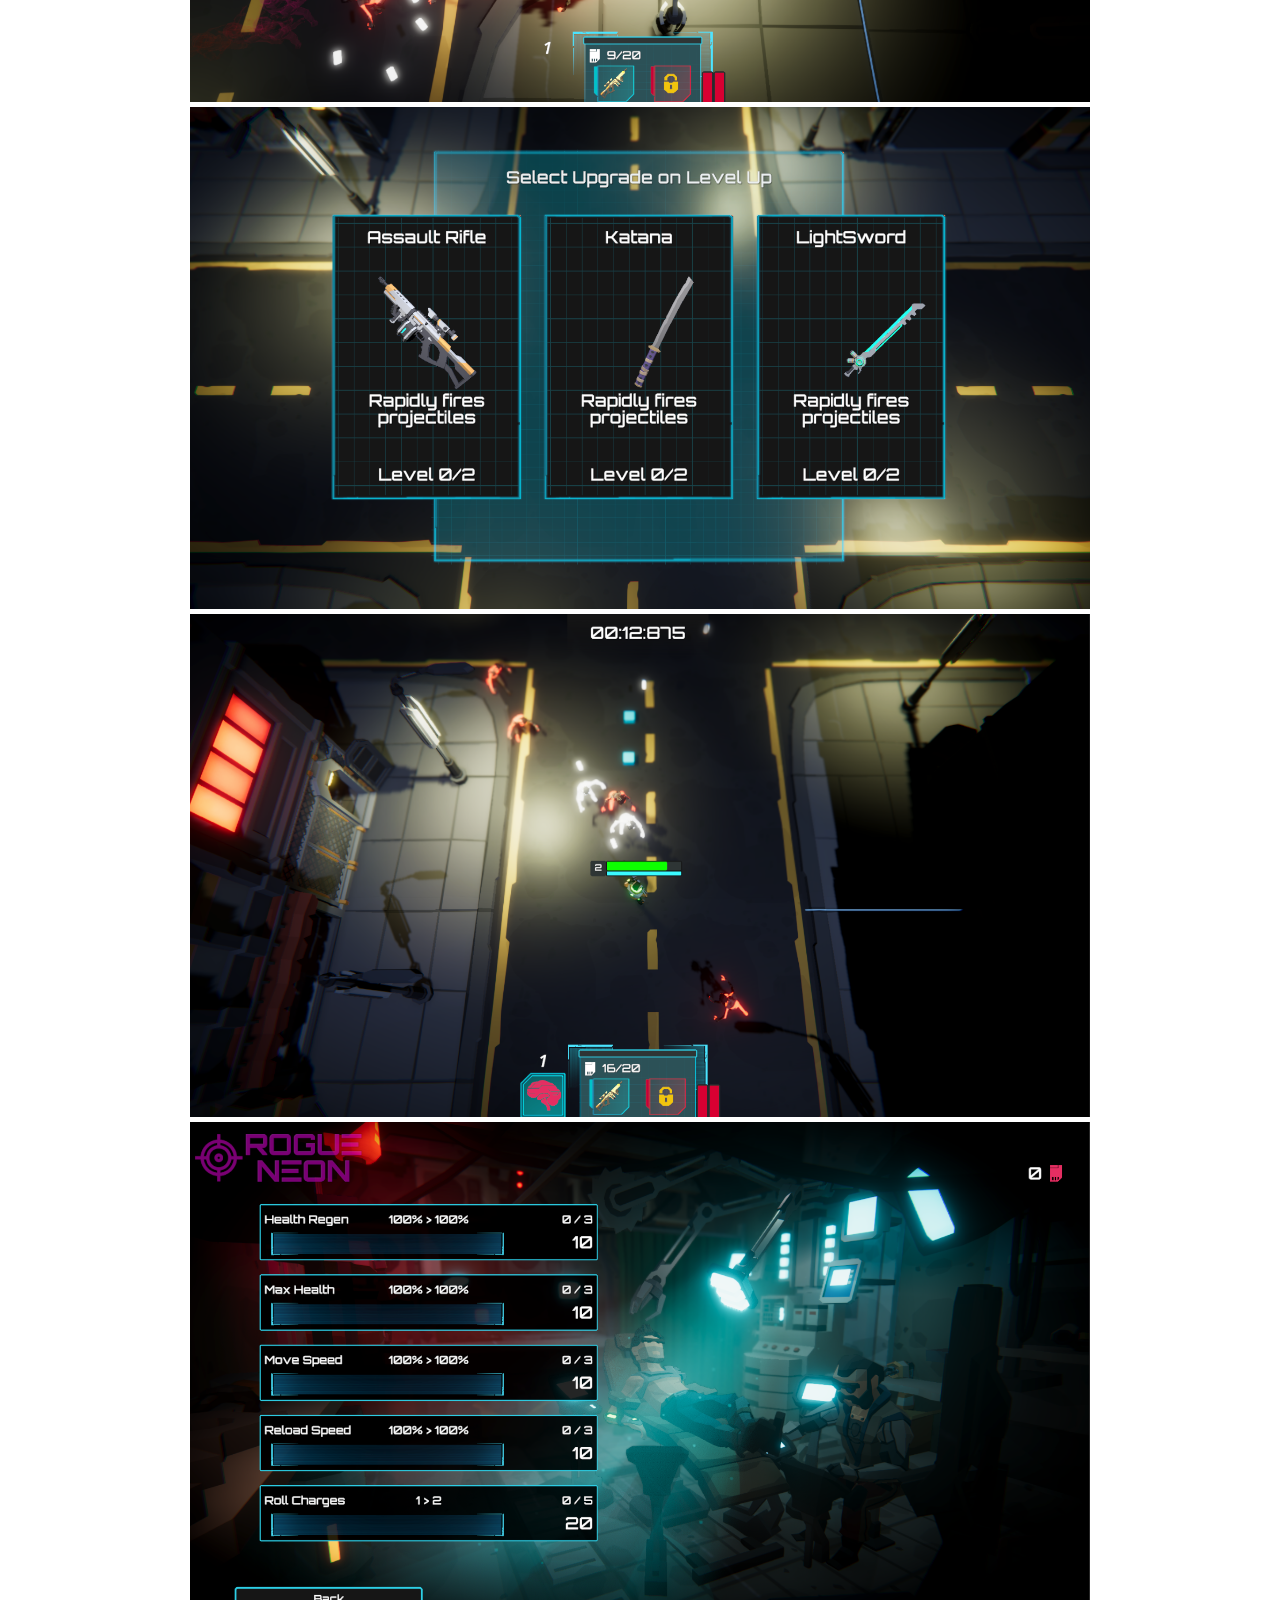
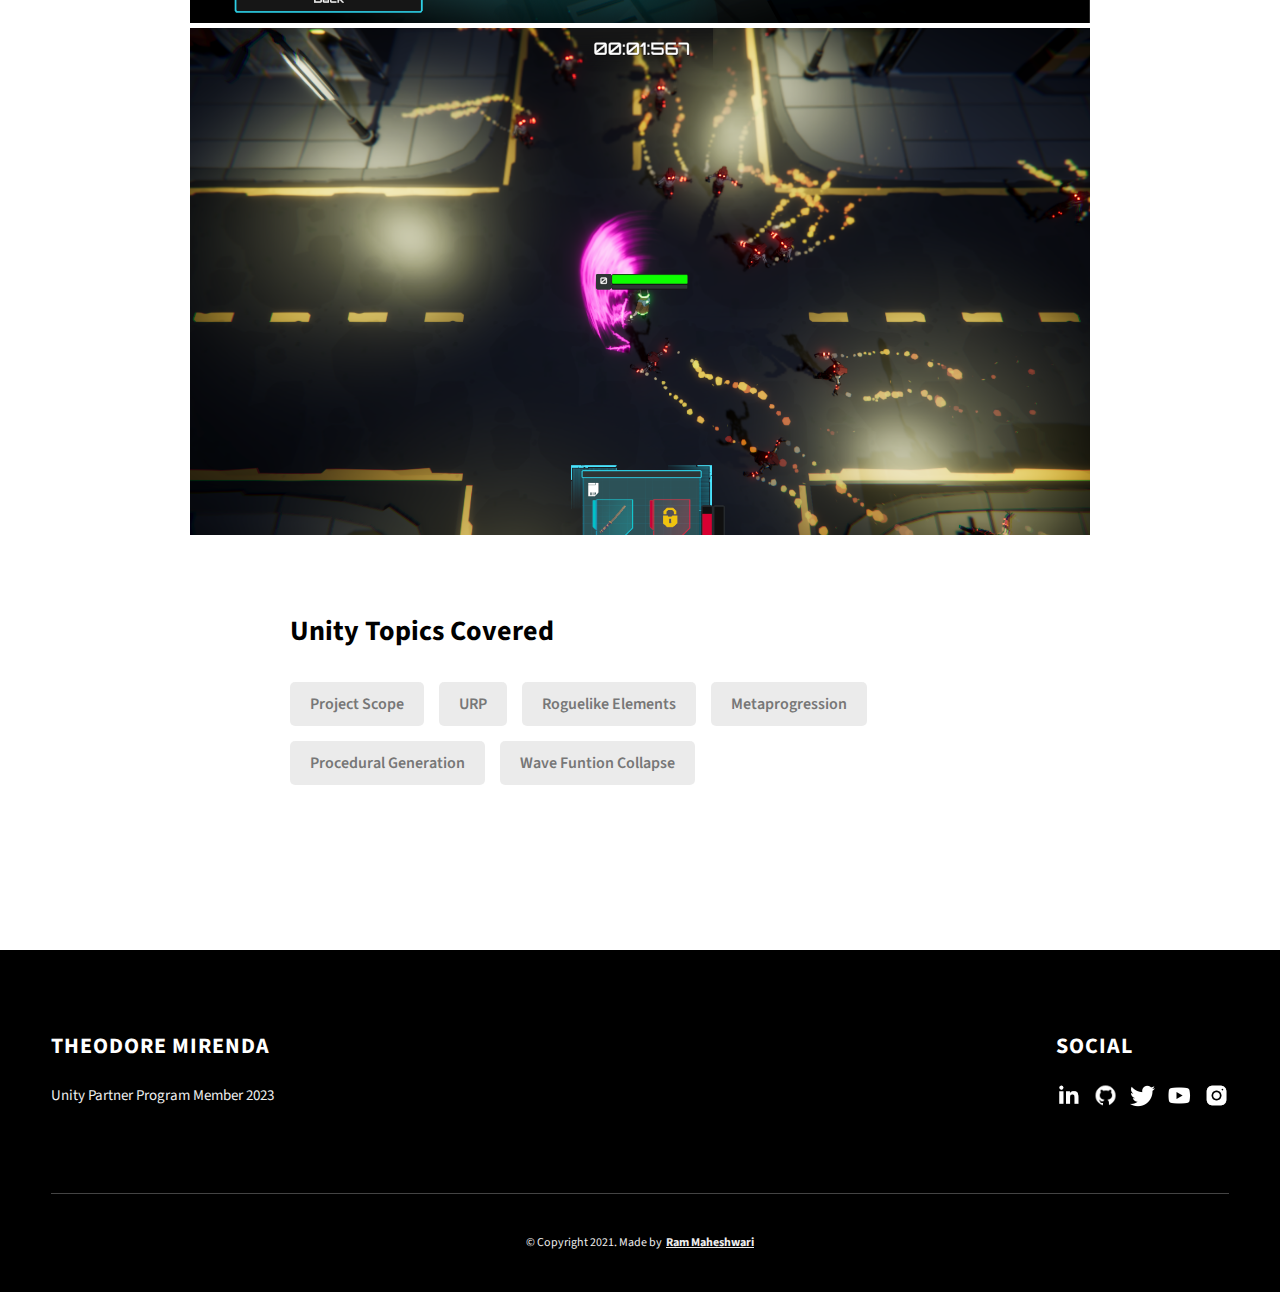
<file: neonRogue.html>
<!DOCTYPE html>
<html lang="en">
  <head>
    <meta charset="UTF-8" />
    <meta name="viewport" content="width=device-width, initial-scale=1.0" />
    <meta http-equiv="X-UA-Compatible" content="ie=edge" />
    <title>Theodore - NeonRogue</title>
    <meta name="description" content="Case study page of VR Backrooms" />

    <link rel="stylesheet" href="css/style.css" />

    <link rel="preconnect" href="https://fonts.googleapis.com" />
    <link rel="preconnect" href="https://fonts.gstatic.com" crossorigin />
    <link
      href="https://fonts.googleapis.com/css2?family=Source+Sans+Pro:wght@400;600;700;900&display=swap"
      rel="stylesheet"
    />
  </head>
  <body>
    <header class="header">
      <div class="header__content">
        <div class="header__logo-container">
          <div class="header__logo-img-cont">
            <img
              src="./assets/png/tj.png"
              alt="Theodore Mirenda Logo Image"
              class="header__logo-img"
            />
          </div>
          <span class="header__logo-sub">Theodore Mirenda</span>
        </div>
        <div class="header__main">
          <ul class="header__links">
            <li class="header__link-wrapper">
              <a href="./index.html" class="header__link"> Home </a>
            </li>
            <li class="header__link-wrapper">
              <a href="./index.html#about" class="header__link">About </a>
            </li>
            <li class="header__link-wrapper">
              <a href="./index.html#projects" class="header__link">
                Projects
              </a>
            </li>
            <li class="header__link-wrapper">
              <a href="./index.html#contact" class="header__link"> Contact </a>
            </li>
          </ul>
          <div class="header__main-ham-menu-cont">
            <img
              src="./assets/svg/ham-menu.svg"
              alt="hamburger menu"
              class="header__main-ham-menu"
            />
            <img
              src="./assets/svg/ham-menu-close.svg"
              alt="hamburger menu close"
              class="header__main-ham-menu-close d-none"
            />
          </div>
        </div>
      </div>
      <div class="header__sm-menu">
        <div class="header__sm-menu-content">
          <ul class="header__sm-menu-links">
            <li class="header__sm-menu-link">
              <a href="./index.html"> Home </a>
            </li>

            <li class="header__sm-menu-link">
              <a href="./index.html#about"> About </a>
            </li>

            <li class="header__sm-menu-link">
              <a href="./index.html#projects"> Projects </a>
            </li>

            <li class="header__sm-menu-link">
              <a href="./index.html#contact"> Contact </a>
            </li>
          </ul>
        </div>
      </div>
    </header>
    <section class="project-cs-hero">
      <div class="project-cs-hero__content">
        <h1 class="heading-primary">Neon Rogue</h1>
        <div class="project-cs-hero__info">
          <p class="text-primary">
            A 1 month project where I challenged myself to create a horde survival / bullet heaven roguelike set in a cyberpunk atmosphere. 
            Unlock new weapons and abilities through meta progression across multiple runs.
          </p>
        </div>
        <div class="project-cs-hero__cta">
        <div width="100%" height="100%" position="relative"> 
          <iframe width="560" height="315" src="https://www.youtube.com/embed/Jsc3BQaJndQ" title="YouTube video player"
           frameborder="0" allow="accelerometer; autoplay; clipboard-write; encrypted-media; gyroscope; picture-in-picture; web-share" allowfullscreen></iframe>
        </div>
        </div>
        <div class="project-cs-hero__cta">
          <a
                href="https://github.com/TJGameDev/NeonRogue"
                class="btn btn--med btn--theme-inv project-details__links-btn"
                target="_blank"
                >Code Link</a
              >
              <a
              href="https://goat-hill-games.itch.io/rogue-neon"
              class="btn btn--med btn--theme-inv project-details__links-btn"
              target="_blank"
              >Game Download</a
            >
        </div>
      </div>
    </section>
    <section class="project-details">
      <div class="main-container">
        <div class="project-details__content">
          <div class="project-details__showcase-img-cont">
            <img
              src="./assets/png/ss1.PNG"
              alt="Project Image"
              class="project-details__showcase-img"
            />
            <img
              src="./assets/png/ss2.PNG"
              alt="Project Image"
              class="project-details__showcase-img"
            />
            <img
              src="./assets/png/ss3.PNG"
              alt="Project Image"
              class="project-details__showcase-img"
            />
            <img
              src="./assets/png/ss4.PNG"
              alt="Project Image"
              class="project-details__showcase-img"
            />
            <img
              src="./assets/png/ss5.PNG"
              alt="Project Image"
              class="project-details__showcase-img"
            />

          </div>
          <div class="project-details__content-main">
            <div class="project-details__desc">
              <!-- <h3 class="project-details__content-title">Project Overview</h3> -->
              <p class="project-details__desc-para">
                
                </p>
              <p class="project-details__desc-para">
                
              </p>
            </div>
            <div class="project-details__tools-used">
              <h3 class="project-details__content-title">Unity Topics Covered</h3>
              <div class="skills">
                <div class="skills__skill">Project Scope</div>
                <div class="skills__skill">URP</div>
                <div class="skills__skill">Roguelike Elements</div>
                <div class="skills__skill">Metaprogression</div>
                <div class="skills__skill">Procedural Generation</div>
                <div class="skills__skill">Wave Funtion Collapse</div>
              </div>
            </div>

          </div>
        </div>
      </div>
    </section>
    <footer class="main-footer">
      <div class="main-container">
        <div class="main-footer__upper">
          <div class="main-footer__row main-footer__row-1">
            <h2 class="heading heading-sm main-footer__heading-sm">
              <span>Social</span>
            </h2>
            <div class="main-footer__social-cont">
              <a target="_blank" rel="noreferrer" href="https://www.linkedin.com/in/theodore-mirenda-682a0b136?lipi=urn%3Ali%3Apage%3Ad_flagship3_profile_view_base_contact_details%3B7lXR28tvStu2fylCiXOQmg%3D%3D">
                <img
                  class="main-footer__icon"
                  src="./assets/png/linkedin-ico.png"
                  alt="icon"
                />
              </a>
              <a target="_blank" rel="noreferrer" href="#">
                <img
                  class="main-footer__icon"
                  src="./assets/png/github-ico.png"
                  alt="icon"
                />
              </a>
              <a target="_blank" rel="noreferrer" href="#">
                <img
                  class="main-footer__icon"
                  src="./assets/png/twitter-ico.png"
                  alt="icon"
                />
              </a>
              <a target="_blank" rel="noreferrer" href="#">
                <img
                  class="main-footer__icon"
                  src="./assets/png/yt-ico.png"
                  alt="icon"
                />
              </a>
              <a target="_blank" rel="noreferrer" href="#">
                <img
                  class="main-footer__icon main-footer__icon--mr-none"
                  src="./assets/png/insta-ico.png"
                  alt="icon"
                />
              </a>
            </div>
          </div>
          <div class="main-footer__row main-footer__row-2">
            <h4 class="heading heading-sm text-lt">Theodore Mirenda</h4>
            <p class="main-footer__short-desc">
              Unity Partner Program Member 2023
            </p>
          </div>
        </div>

        <div class="main-footer__lower">
          &copy; Copyright 2021. Made by
          <a rel="noreferrer" target="_blank" href="https://rammaheshwari.com"
            >Ram Maheshwari</a
          >
        </div>
      </div>
    </footer>
    <script src="./index.js"></script>
  </body>
</html>
</file>
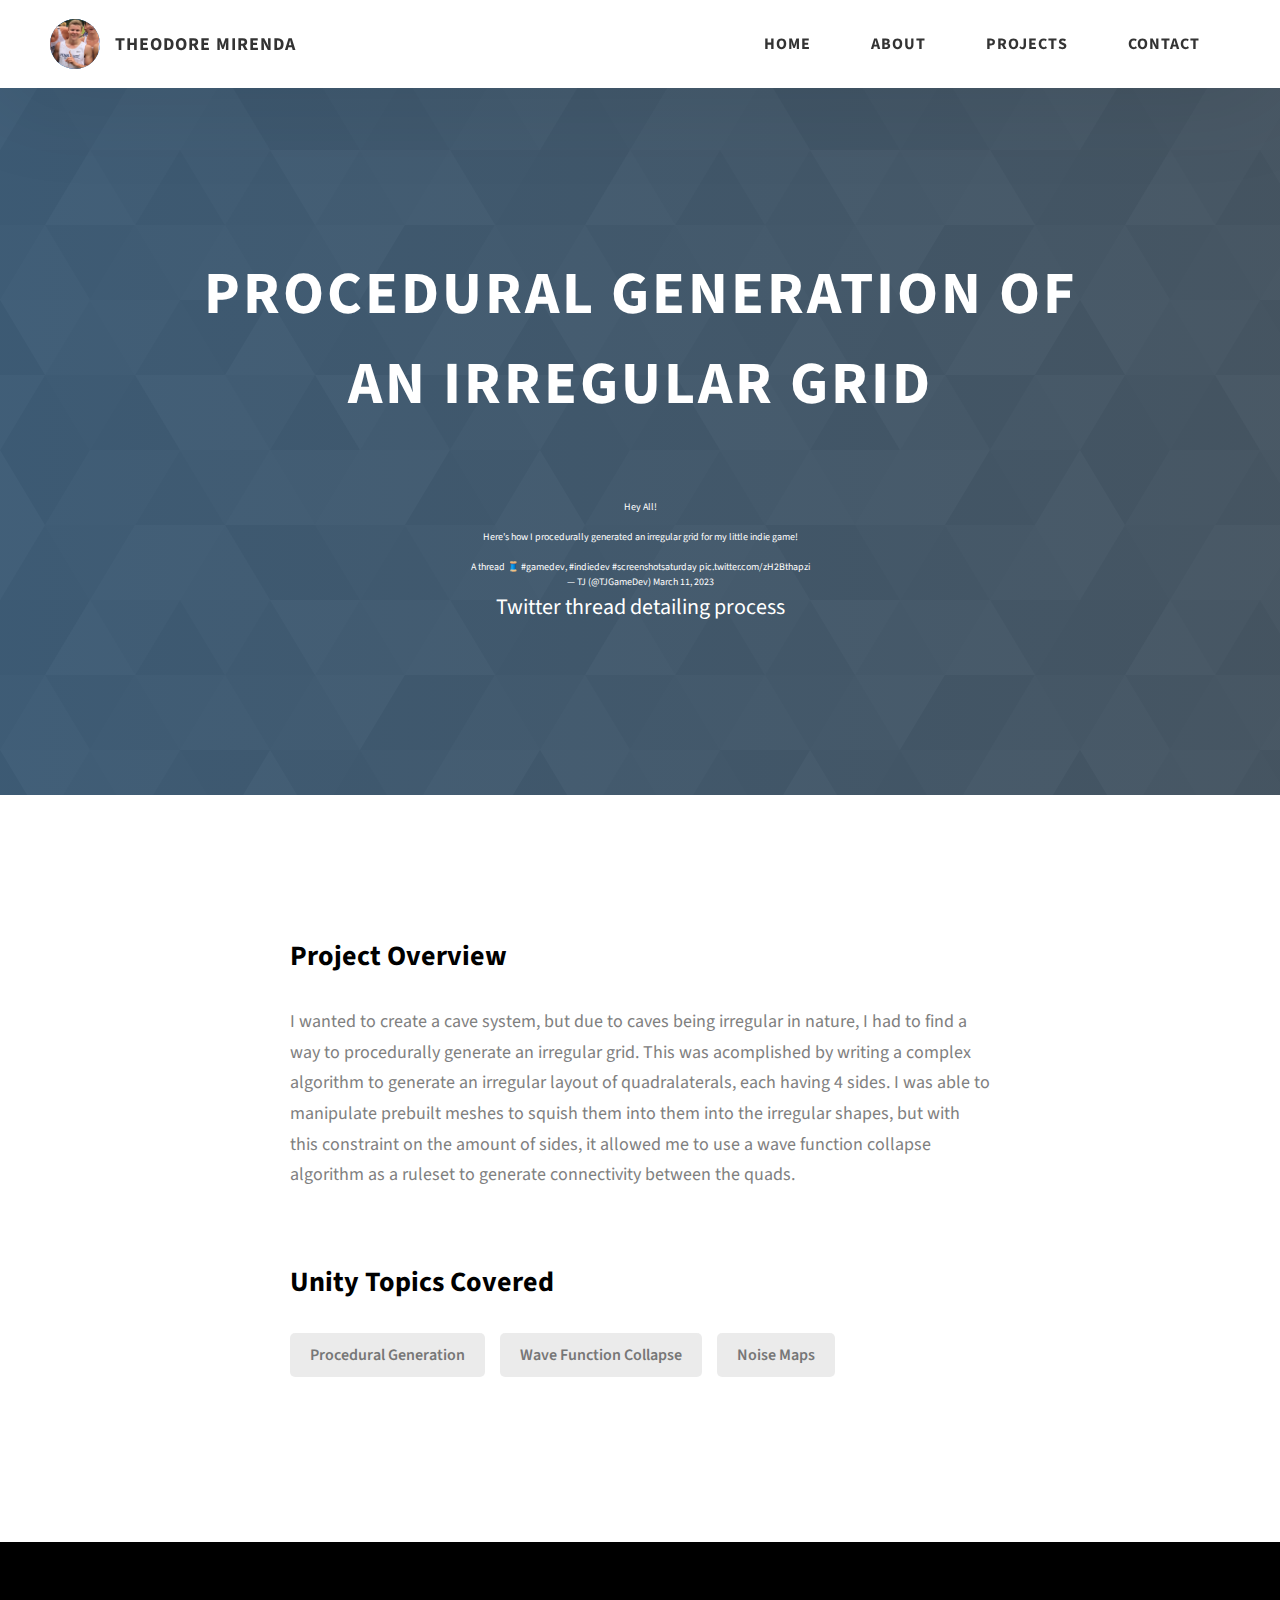
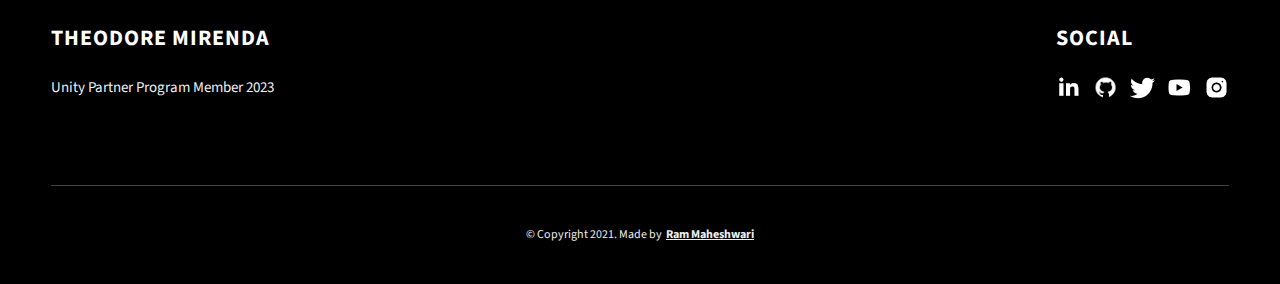
<file: procGen.html>
<!DOCTYPE html>
<html lang="en">
  <head>
    <meta charset="UTF-8" />
    <meta name="viewport" content="width=device-width, initial-scale=1.0" />
    <meta http-equiv="X-UA-Compatible" content="ie=edge" />
    <title>Theodore - Proc Gen</title>
    <meta name="description" content="Case study page of VR Backrooms" />

    <link rel="stylesheet" href="css/style.css" />

    <link rel="preconnect" href="https://fonts.googleapis.com" />
    <link rel="preconnect" href="https://fonts.gstatic.com" crossorigin />
    <link
      href="https://fonts.googleapis.com/css2?family=Source+Sans+Pro:wght@400;600;700;900&display=swap"
      rel="stylesheet"
    />
  </head>
  <body>
    <header class="header">
      <div class="header__content">
        <div class="header__logo-container">
          <div class="header__logo-img-cont">
            <img
              src="./assets/png/tj.png"
              alt="Theodore Mirenda Logo Image"
              class="header__logo-img"
            />
          </div>
          <span class="header__logo-sub">Theodore Mirenda</span>
        </div>
        <div class="header__main">
          <ul class="header__links">
            <li class="header__link-wrapper">
              <a href="./index.html" class="header__link"> Home </a>
            </li>
            <li class="header__link-wrapper">
              <a href="./index.html#about" class="header__link">About </a>
            </li>
            <li class="header__link-wrapper">
              <a href="./index.html#projects" class="header__link">
                Projects
              </a>
            </li>
            <li class="header__link-wrapper">
              <a href="./index.html#contact" class="header__link"> Contact </a>
            </li>
          </ul>
          <div class="header__main-ham-menu-cont">
            <img
              src="./assets/svg/ham-menu.svg"
              alt="hamburger menu"
              class="header__main-ham-menu"
            />
            <img
              src="./assets/svg/ham-menu-close.svg"
              alt="hamburger menu close"
              class="header__main-ham-menu-close d-none"
            />
          </div>
        </div>
      </div>
      <div class="header__sm-menu">
        <div class="header__sm-menu-content">
          <ul class="header__sm-menu-links">
            <li class="header__sm-menu-link">
              <a href="./index.html"> Home </a>
            </li>

            <li class="header__sm-menu-link">
              <a href="./index.html#about"> About </a>
            </li>

            <li class="header__sm-menu-link">
              <a href="./index.html#projects"> Projects </a>
            </li>

            <li class="header__sm-menu-link">
              <a href="./index.html#contact"> Contact </a>
            </li>
          </ul>
        </div>
      </div>
    </header>
    <section class="project-cs-hero">
      <div class="project-cs-hero__content">
        <h1 class="heading-primary">Procedural Generation of an Irregular Grid</h1>
        <!-- <div class="project-cs-hero__info"> -->
            <div class="Configurators">

            <blockquote class="twitter-tweet"><p lang="en" dir="ltr">Hey All!<br><br>Here&#39;s how I procedurally generated an irregular grid for my little indie game!<br><br>A thread 🧵
              <a href="https://twitter.com/hashtag/gamedev?src=hash&amp;ref_src=twsrc%5Etfw">#gamedev</a>, <a href="https://twitter.com/hashtag/indiedev?src=hash&amp;ref_src=twsrc%5Etfw">#indiedev</a> <a href="https://twitter.com/hashtag/screenshotsaturday?src=hash&amp;ref_src=twsrc%5Etfw">#screenshotsaturday</a>
              <a href="https://t.co/zH2Bthapzi">pic.twitter.com/zH2Bthapzi</a></p>&mdash; TJ (@TJGameDev) <a href="https://twitter.com/TJGameDev/status/1634548923300757504?ref_src=twsrc%5Etfw">March 11, 2023</a></blockquote> <script async src="https://platform.twitter.com/widgets.js" charset="utf-8"></script>
            </div>
          <p class="text-primary"> 
            Twitter thread detailing process
            </p>
        <!-- </div> -->
      </div>
    </section>
    <section class="project-details">
      <div class="main-container">
        <div class="project-details__content">
          <div class="project-details__showcase-img-cont">
            <!-- <img
              src="./assets/png/backrooms.PNG"
              alt="Project Image"
              class="project-details__showcase-img"
            /> -->
          </div>
          <div class="project-details__content-main">
            <div class="project-details__desc">
              <h3 class="project-details__content-title">Project Overview</h3>
              <p class="project-details__desc-para">
                I wanted to create a cave system, but due to caves being irregular in nature, I had to find a way to procedurally generate an irregular grid. 
                This was acomplished by writing a complex algorithm to generate an irregular layout of quadralaterals, each having 4 sides. 
                I was able to manipulate prebuilt meshes to squish them into them into the irregular shapes, but with this constraint on the amount of sides, it allowed
                me to use a wave function collapse algorithm as a ruleset to generate connectivity between the quads. 
                 </p>
              <p class="project-details__desc-para">
                </p>
            </div>
            <div class="project-details__tools-used">
              <h3 class="project-details__content-title">Unity Topics Covered</h3>
              <div class="skills">
                <div class="skills__skill">Procedural Generation</div>
                <div class="skills__skill">Wave Function Collapse</div>
                <div class="skills__skill">Noise Maps</div>
              </div>
            </div>
            <!-- <div class="project-details__links">
              <h3 class="project-details__content-title">See Live</h3>
              <a
                href="#"
                class="btn btn--med btn--theme project-details__links-btn"
                target="_blank"
                >Live Link</a
              >
              <a
                href="#"
                class="btn btn--med btn--theme-inv project-details__links-btn"
                target="_blank"
                >Code Link</a
              >
            </div> -->
          </div>
        </div>
      </div>
    </section>
    <footer class="main-footer">
      <div class="main-container">
        <div class="main-footer__upper">
          <div class="main-footer__row main-footer__row-1">
            <h2 class="heading heading-sm main-footer__heading-sm">
              <span>Social</span>
            </h2>
            <div class="main-footer__social-cont">
              <a target="_blank" rel="noreferrer" href="https://www.linkedin.com/in/theodore-mirenda-682a0b136?lipi=urn%3Ali%3Apage%3Ad_flagship3_profile_view_base_contact_details%3B7lXR28tvStu2fylCiXOQmg%3D%3D">
                <img
                  class="main-footer__icon"
                  src="./assets/png/linkedin-ico.png"
                  alt="icon"
                />
              </a>
              <a target="_blank" rel="noreferrer" href="#">
                <img
                  class="main-footer__icon"
                  src="./assets/png/github-ico.png"
                  alt="icon"
                />
              </a>
              <a target="_blank" rel="noreferrer" href="#">
                <img
                  class="main-footer__icon"
                  src="./assets/png/twitter-ico.png"
                  alt="icon"
                />
              </a>
              <a target="_blank" rel="noreferrer" href="#">
                <img
                  class="main-footer__icon"
                  src="./assets/png/yt-ico.png"
                  alt="icon"
                />
              </a>
              <a target="_blank" rel="noreferrer" href="#">
                <img
                  class="main-footer__icon main-footer__icon--mr-none"
                  src="./assets/png/insta-ico.png"
                  alt="icon"
                />
              </a>
            </div>
          </div>
          <div class="main-footer__row main-footer__row-2">
            <h4 class="heading heading-sm text-lt">Theodore Mirenda</h4>
            <p class="main-footer__short-desc">
              Unity Partner Program Member 2023
            </p>
          </div>
        </div>

        <div class="main-footer__lower">
          &copy; Copyright 2021. Made by
          <a rel="noreferrer" target="_blank" href="https://rammaheshwari.com"
            >Ram Maheshwari</a
          >
        </div>
      </div>
    </footer>
    <script src="./index.js"></script>
  </body>
</html>
</file>
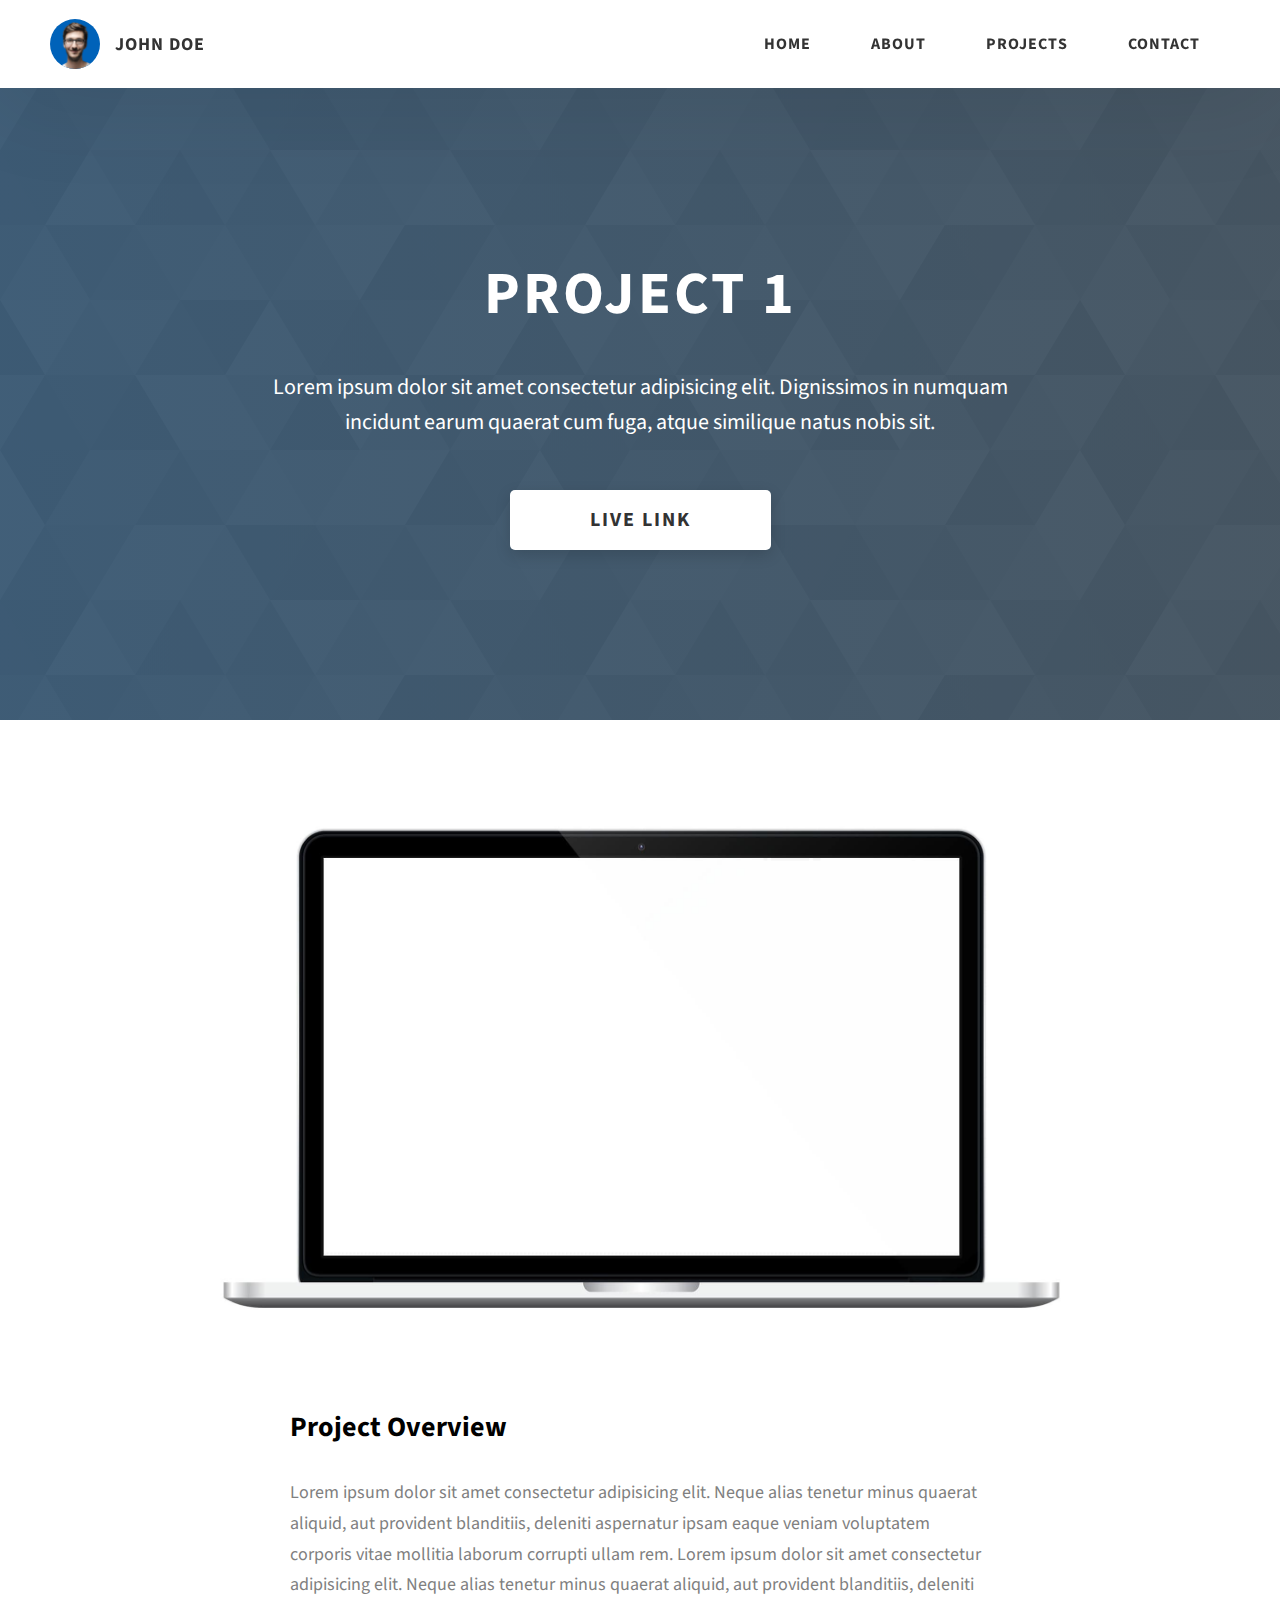
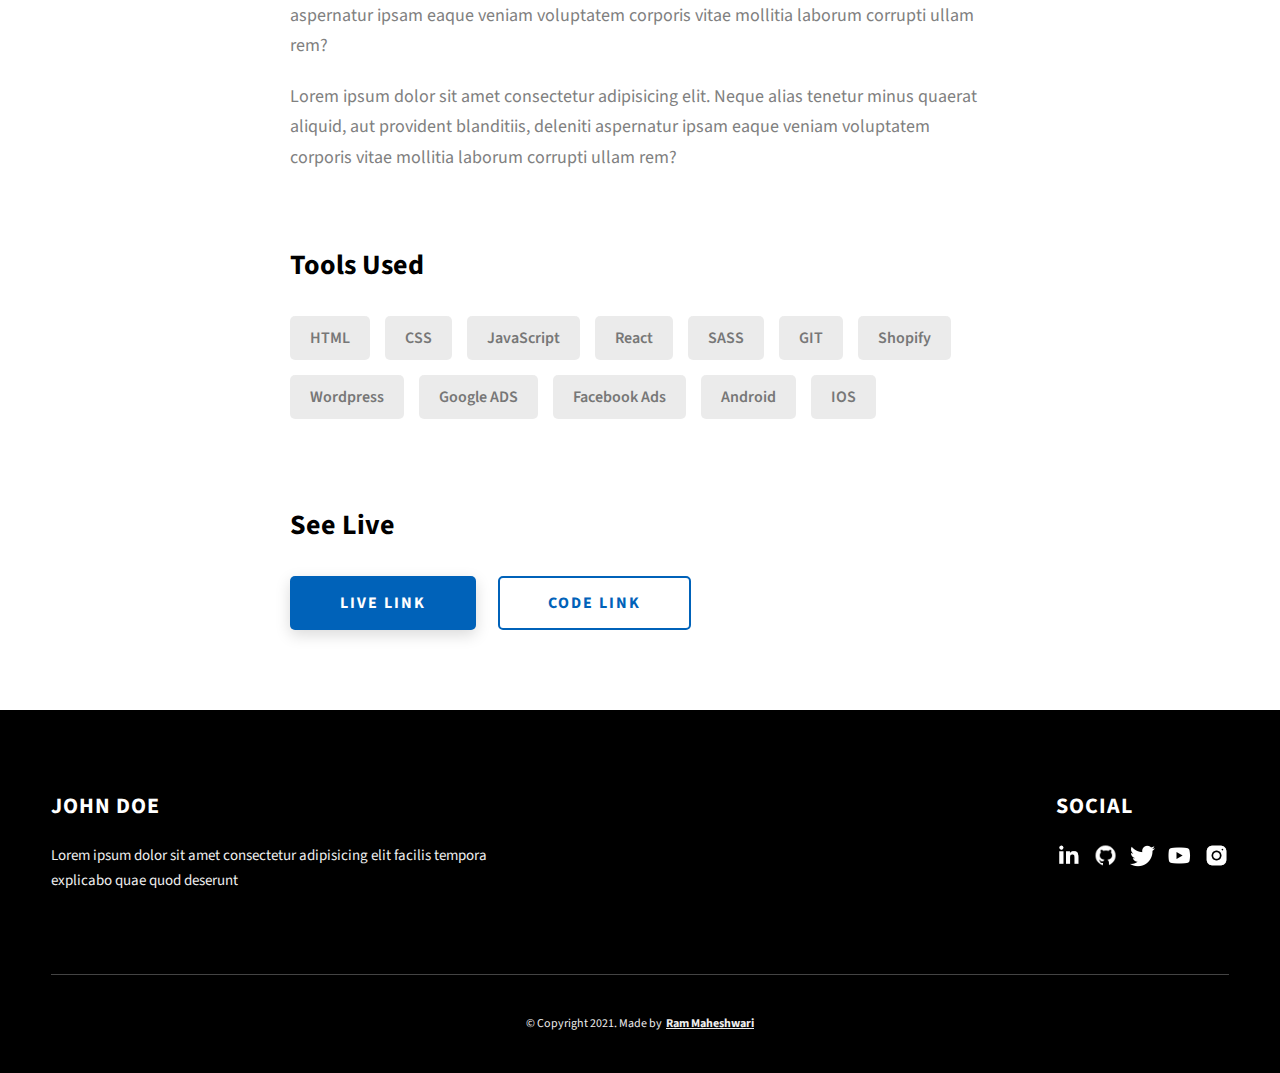
<file: project-1.html>
<!DOCTYPE html>
<html lang="en">
  <head>
    <meta charset="UTF-8" />
    <meta name="viewport" content="width=device-width, initial-scale=1.0" />
    <meta http-equiv="X-UA-Compatible" content="ie=edge" />
    <title>Case Study of Project 1</title>
    <meta name="description" content="Case study page of Project" />

    <link rel="stylesheet" href="css/style.css" />

    <link rel="preconnect" href="https://fonts.googleapis.com" />
    <link rel="preconnect" href="https://fonts.gstatic.com" crossorigin />
    <link
      href="https://fonts.googleapis.com/css2?family=Source+Sans+Pro:wght@400;600;700;900&display=swap"
      rel="stylesheet"
    />
  </head>
  <body>
    <header class="header">
      <div class="header__content">
        <div class="header__logo-container">
          <div class="header__logo-img-cont">
            <img
              src="./assets/png/john-doe.png"
              alt="Ram Maheshwari Logo Image"
              class="header__logo-img"
            />
          </div>
          <span class="header__logo-sub">John Doe</span>
        </div>
        <div class="header__main">
          <ul class="header__links">
            <li class="header__link-wrapper">
              <a href="./index.html" class="header__link"> Home </a>
            </li>
            <li class="header__link-wrapper">
              <a href="./index.html#about" class="header__link">About </a>
            </li>
            <li class="header__link-wrapper">
              <a href="./index.html#projects" class="header__link">
                Projects
              </a>
            </li>
            <li class="header__link-wrapper">
              <a href="./index.html#contact" class="header__link"> Contact </a>
            </li>
          </ul>
          <div class="header__main-ham-menu-cont">
            <img
              src="./assets/svg/ham-menu.svg"
              alt="hamburger menu"
              class="header__main-ham-menu"
            />
            <img
              src="./assets/svg/ham-menu-close.svg"
              alt="hamburger menu close"
              class="header__main-ham-menu-close d-none"
            />
          </div>
        </div>
      </div>
      <div class="header__sm-menu">
        <div class="header__sm-menu-content">
          <ul class="header__sm-menu-links">
            <li class="header__sm-menu-link">
              <a href="./index.html"> Home </a>
            </li>

            <li class="header__sm-menu-link">
              <a href="./index.html#about"> About </a>
            </li>

            <li class="header__sm-menu-link">
              <a href="./index.html#projects"> Projects </a>
            </li>

            <li class="header__sm-menu-link">
              <a href="./index.html#contact"> Contact </a>
            </li>
          </ul>
        </div>
      </div>
    </header>
    <section class="project-cs-hero">
      <div class="project-cs-hero__content">
        <h1 class="heading-primary">Project 1</h1>
        <div class="project-cs-hero__info">
          <p class="text-primary">
            Lorem ipsum dolor sit amet consectetur adipisicing elit. Dignissimos
            in numquam incidunt earum quaerat cum fuga, atque similique natus
            nobis sit.
          </p>
        </div>
        <div class="project-cs-hero__cta">
          <a href="#" class="btn btn--bg" target="_blank">Live Link</a>
        </div>
      </div>
    </section>
    <section class="project-details">
      <div class="main-container">
        <div class="project-details__content">
          <div class="project-details__showcase-img-cont">
            <img
              src="./assets/jpeg/project-mockup-example.jpeg"
              alt="Project Image"
              class="project-details__showcase-img"
            />
          </div>
          <div class="project-details__content-main">
            <div class="project-details__desc">
              <h3 class="project-details__content-title">Project Overview</h3>
              <p class="project-details__desc-para">
                Lorem ipsum dolor sit amet consectetur adipisicing elit. Neque
                alias tenetur minus quaerat aliquid, aut provident blanditiis,
                deleniti aspernatur ipsam eaque veniam voluptatem corporis vitae
                mollitia laborum corrupti ullam rem. Lorem ipsum dolor sit amet
                consectetur adipisicing elit. Neque alias tenetur minus quaerat
                aliquid, aut provident blanditiis, deleniti aspernatur ipsam
                eaque veniam voluptatem corporis vitae mollitia laborum corrupti
                ullam rem?
              </p>
              <p class="project-details__desc-para">
                Lorem ipsum dolor sit amet consectetur adipisicing elit. Neque
                alias tenetur minus quaerat aliquid, aut provident blanditiis,
                deleniti aspernatur ipsam eaque veniam voluptatem corporis vitae
                mollitia laborum corrupti ullam rem?
              </p>
            </div>
            <div class="project-details__tools-used">
              <h3 class="project-details__content-title">Tools Used</h3>
              <div class="skills">
                <div class="skills__skill">HTML</div>
                <div class="skills__skill">CSS</div>
                <div class="skills__skill">JavaScript</div>
                <div class="skills__skill">React</div>
                <div class="skills__skill">SASS</div>
                <div class="skills__skill">GIT</div>
                <div class="skills__skill">Shopify</div>
                <div class="skills__skill">Wordpress</div>
                <div class="skills__skill">Google ADS</div>
                <div class="skills__skill">Facebook Ads</div>
                <div class="skills__skill">Android</div>
                <div class="skills__skill">IOS</div>
              </div>
            </div>
            <div class="project-details__links">
              <h3 class="project-details__content-title">See Live</h3>
              <a
                href="#"
                class="btn btn--med btn--theme project-details__links-btn"
                target="_blank"
                >Live Link</a
              >
              <a
                href="#"
                class="btn btn--med btn--theme-inv project-details__links-btn"
                target="_blank"
                >Code Link</a
              >
            </div>
          </div>
        </div>
      </div>
    </section>
    <footer class="main-footer">
      <div class="main-container">
        <div class="main-footer__upper">
          <div class="main-footer__row main-footer__row-1">
            <h2 class="heading heading-sm main-footer__heading-sm">
              <span>Social</span>
            </h2>
            <div class="main-footer__social-cont">
              <a target="_blank" rel="noreferrer" href="#">
                <img
                  class="main-footer__icon"
                  src="./assets/png/linkedin-ico.png"
                  alt="icon"
                />
              </a>
              <a target="_blank" rel="noreferrer" href="#">
                <img
                  class="main-footer__icon"
                  src="./assets/png/github-ico.png"
                  alt="icon"
                />
              </a>
              <a target="_blank" rel="noreferrer" href="#">
                <img
                  class="main-footer__icon"
                  src="./assets/png/twitter-ico.png"
                  alt="icon"
                />
              </a>
              <a target="_blank" rel="noreferrer" href="#">
                <img
                  class="main-footer__icon"
                  src="./assets/png/yt-ico.png"
                  alt="icon"
                />
              </a>
              <a target="_blank" rel="noreferrer" href="#">
                <img
                  class="main-footer__icon main-footer__icon--mr-none"
                  src="./assets/png/insta-ico.png"
                  alt="icon"
                />
              </a>
            </div>
          </div>
          <div class="main-footer__row main-footer__row-2">
            <h4 class="heading heading-sm text-lt">John Doe</h4>
            <p class="main-footer__short-desc">
              Lorem ipsum dolor sit amet consectetur adipisicing elit facilis
              tempora explicabo quae quod deserunt
            </p>
          </div>
        </div>

        <div class="main-footer__lower">
          &copy; Copyright 2021. Made by
          <a rel="noreferrer" target="_blank" href="https://rammaheshwari.com"
            >Ram Maheshwari</a
          >
        </div>
      </div>
    </footer>
    <script src="./index.js"></script>
  </body>
</html>
</file>
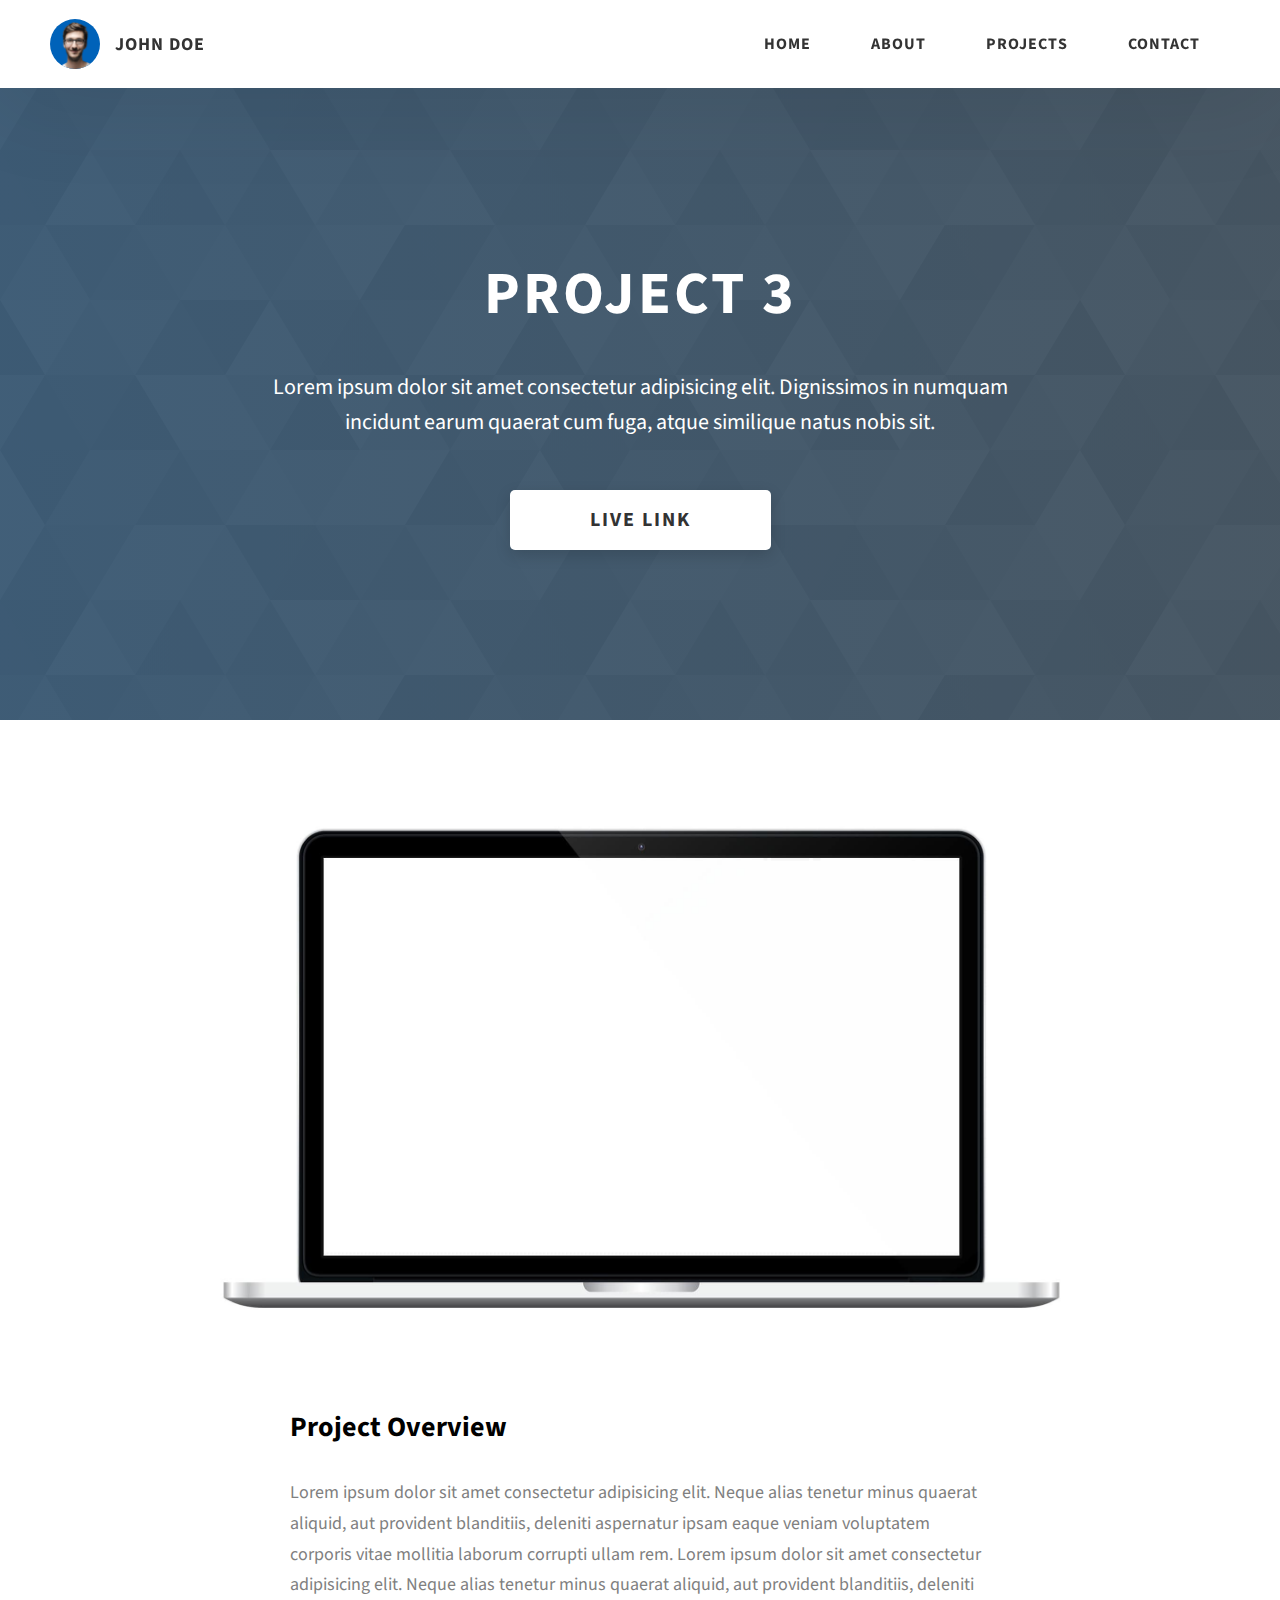
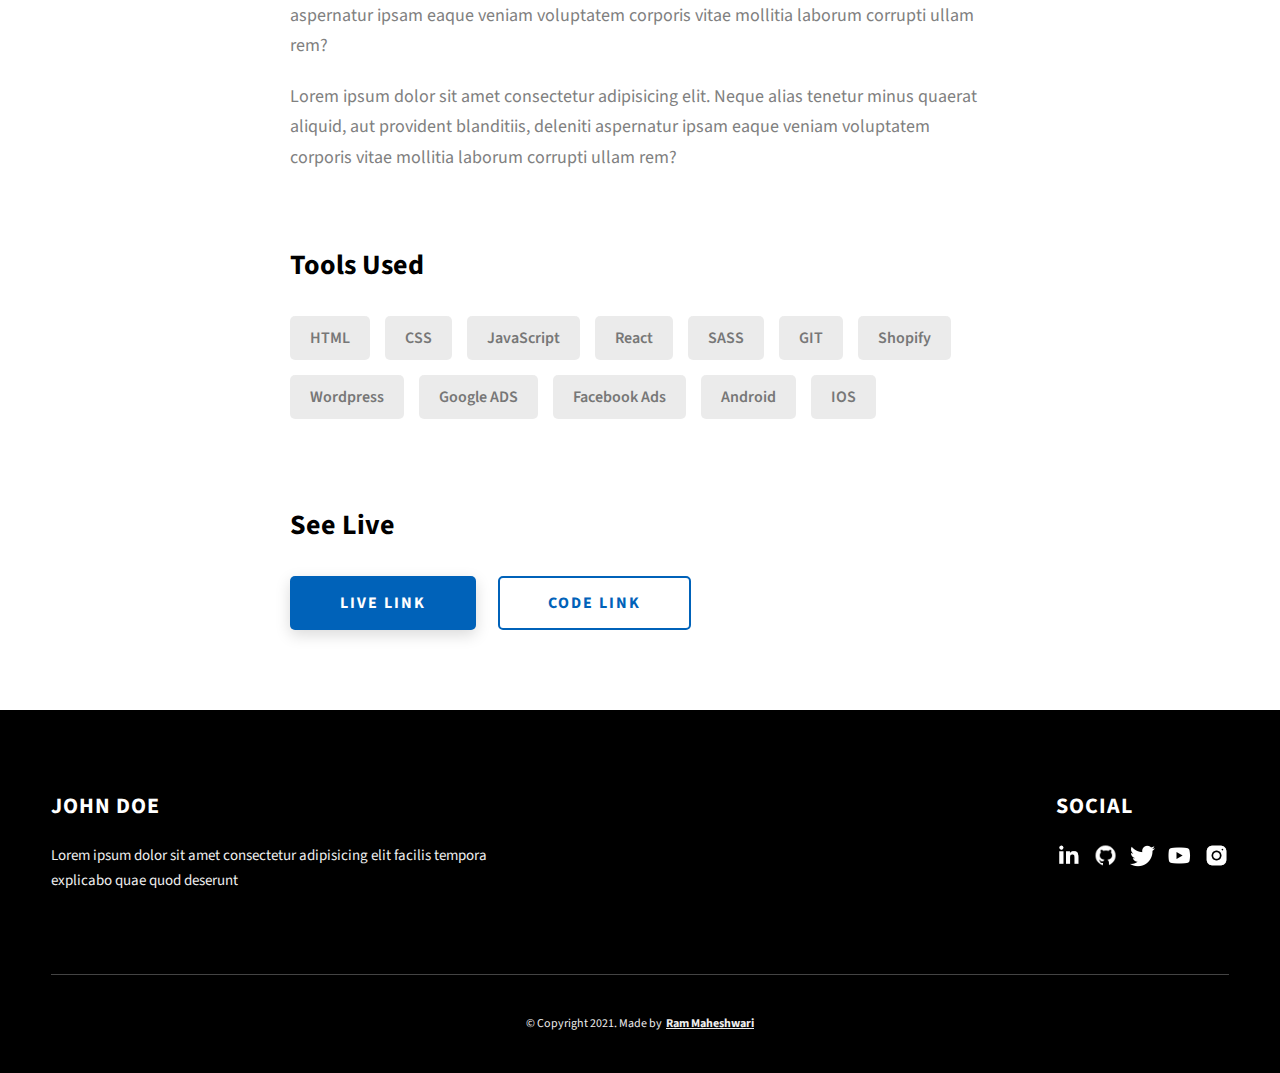
<file: project-3.html>
<!DOCTYPE html>
<html lang="en">
  <head>
    <meta charset="UTF-8" />
    <meta name="viewport" content="width=device-width, initial-scale=1.0" />
    <meta http-equiv="X-UA-Compatible" content="ie=edge" />
    <title>Case Study of Project 3</title>
    <meta name="description" content="Case study page of Project" />

    <link rel="stylesheet" href="css/style.css" />

    <link rel="preconnect" href="https://fonts.googleapis.com" />
    <link rel="preconnect" href="https://fonts.gstatic.com" crossorigin />
    <link
      href="https://fonts.googleapis.com/css2?family=Source+Sans+Pro:wght@400;600;700;900&display=swap"
      rel="stylesheet"
    />
  </head>
  <body>
    <header class="header">
      <div class="header__content">
        <div class="header__logo-container">
          <div class="header__logo-img-cont">
            <img
              src="./assets/png/john-doe.png"
              alt="Ram Maheshwari Logo Image"
              class="header__logo-img"
            />
          </div>
          <span class="header__logo-sub">John Doe</span>
        </div>
        <div class="header__main">
          <ul class="header__links">
            <li class="header__link-wrapper">
              <a href="./index.html" class="header__link"> Home </a>
            </li>
            <li class="header__link-wrapper">
              <a href="./index.html#about" class="header__link">About </a>
            </li>
            <li class="header__link-wrapper">
              <a href="./index.html#projects" class="header__link">
                Projects
              </a>
            </li>
            <li class="header__link-wrapper">
              <a href="./index.html#contact" class="header__link"> Contact </a>
            </li>
          </ul>
          <div class="header__main-ham-menu-cont">
            <img
              src="./assets/svg/ham-menu.svg"
              alt="hamburger menu"
              class="header__main-ham-menu"
            />
            <img
              src="./assets/svg/ham-menu-close.svg"
              alt="hamburger menu close"
              class="header__main-ham-menu-close d-none"
            />
          </div>
        </div>
      </div>
      <div class="header__sm-menu">
        <div class="header__sm-menu-content">
          <ul class="header__sm-menu-links">
            <li class="header__sm-menu-link">
              <a href="./index.html"> Home </a>
            </li>

            <li class="header__sm-menu-link">
              <a href="./index.html#about"> About </a>
            </li>

            <li class="header__sm-menu-link">
              <a href="./index.html#projects"> Projects </a>
            </li>

            <li class="header__sm-menu-link">
              <a href="./index.html#contact"> Contact </a>
            </li>
          </ul>
        </div>
      </div>
    </header>
    <section class="project-cs-hero">
      <div class="project-cs-hero__content">
        <h1 class="heading-primary">Project 3</h1>
        <div class="project-cs-hero__info">
          <p class="text-primary">
            Lorem ipsum dolor sit amet consectetur adipisicing elit. Dignissimos
            in numquam incidunt earum quaerat cum fuga, atque similique natus
            nobis sit.
          </p>
        </div>
        <div class="project-cs-hero__cta">
          <a href="#" class="btn btn--bg" target="_blank">Live Link</a>
        </div>
      </div>
    </section>
    <section class="project-details">
      <div class="main-container">
        <div class="project-details__content">
          <div class="project-details__showcase-img-cont">
            <img
              src="./assets/jpeg/project-mockup-example.jpeg"
              alt="Project Image"
              class="project-details__showcase-img"
            />
          </div>
          <div class="project-details__content-main">
            <div class="project-details__desc">
              <h3 class="project-details__content-title">Project Overview</h3>
              <p class="project-details__desc-para">
                Lorem ipsum dolor sit amet consectetur adipisicing elit. Neque
                alias tenetur minus quaerat aliquid, aut provident blanditiis,
                deleniti aspernatur ipsam eaque veniam voluptatem corporis vitae
                mollitia laborum corrupti ullam rem. Lorem ipsum dolor sit amet
                consectetur adipisicing elit. Neque alias tenetur minus quaerat
                aliquid, aut provident blanditiis, deleniti aspernatur ipsam
                eaque veniam voluptatem corporis vitae mollitia laborum corrupti
                ullam rem?
              </p>
              <p class="project-details__desc-para">
                Lorem ipsum dolor sit amet consectetur adipisicing elit. Neque
                alias tenetur minus quaerat aliquid, aut provident blanditiis,
                deleniti aspernatur ipsam eaque veniam voluptatem corporis vitae
                mollitia laborum corrupti ullam rem?
              </p>
            </div>
            <div class="project-details__tools-used">
              <h3 class="project-details__content-title">Tools Used</h3>
              <div class="skills">
                <div class="skills__skill">HTML</div>
                <div class="skills__skill">CSS</div>
                <div class="skills__skill">JavaScript</div>
                <div class="skills__skill">React</div>
                <div class="skills__skill">SASS</div>
                <div class="skills__skill">GIT</div>
                <div class="skills__skill">Shopify</div>
                <div class="skills__skill">Wordpress</div>
                <div class="skills__skill">Google ADS</div>
                <div class="skills__skill">Facebook Ads</div>
                <div class="skills__skill">Android</div>
                <div class="skills__skill">IOS</div>
              </div>
            </div>
            <div class="project-details__links">
              <h3 class="project-details__content-title">See Live</h3>
              <a
                href="#"
                class="btn btn--med btn--theme project-details__links-btn"
                target="_blank"
                >Live Link</a
              >
              <a
                href="#"
                class="btn btn--med btn--theme-inv project-details__links-btn"
                target="_blank"
                >Code Link</a
              >
            </div>
          </div>
        </div>
      </div>
    </section>
    <footer class="main-footer">
      <div class="main-container">
        <div class="main-footer__upper">
          <div class="main-footer__row main-footer__row-1">
            <h2 class="heading heading-sm main-footer__heading-sm">
              <span>Social</span>
            </h2>
            <div class="main-footer__social-cont">
              <a target="_blank" rel="noreferrer" href="#">
                <img
                  class="main-footer__icon"
                  src="./assets/png/linkedin-ico.png"
                  alt="icon"
                />
              </a>
              <a target="_blank" rel="noreferrer" href="#">
                <img
                  class="main-footer__icon"
                  src="./assets/png/github-ico.png"
                  alt="icon"
                />
              </a>
              <a target="_blank" rel="noreferrer" href="#">
                <img
                  class="main-footer__icon"
                  src="./assets/png/twitter-ico.png"
                  alt="icon"
                />
              </a>
              <a target="_blank" rel="noreferrer" href="#">
                <img
                  class="main-footer__icon"
                  src="./assets/png/yt-ico.png"
                  alt="icon"
                />
              </a>
              <a target="_blank" rel="noreferrer" href="#">
                <img
                  class="main-footer__icon main-footer__icon--mr-none"
                  src="./assets/png/insta-ico.png"
                  alt="icon"
                />
              </a>
            </div>
          </div>
          <div class="main-footer__row main-footer__row-2">
            <h4 class="heading heading-sm text-lt">John Doe</h4>
            <p class="main-footer__short-desc">
              Lorem ipsum dolor sit amet consectetur adipisicing elit facilis
              tempora explicabo quae quod deserunt
            </p>
          </div>
        </div>

        <div class="main-footer__lower">
          &copy; Copyright 2021. Made by
          <a rel="noreferrer" target="_blank" href="https://rammaheshwari.com"
            >Ram Maheshwari</a
          >
        </div>
      </div>
    </footer>
    <script src="./index.js"></script>
  </body>
</html>
</file>
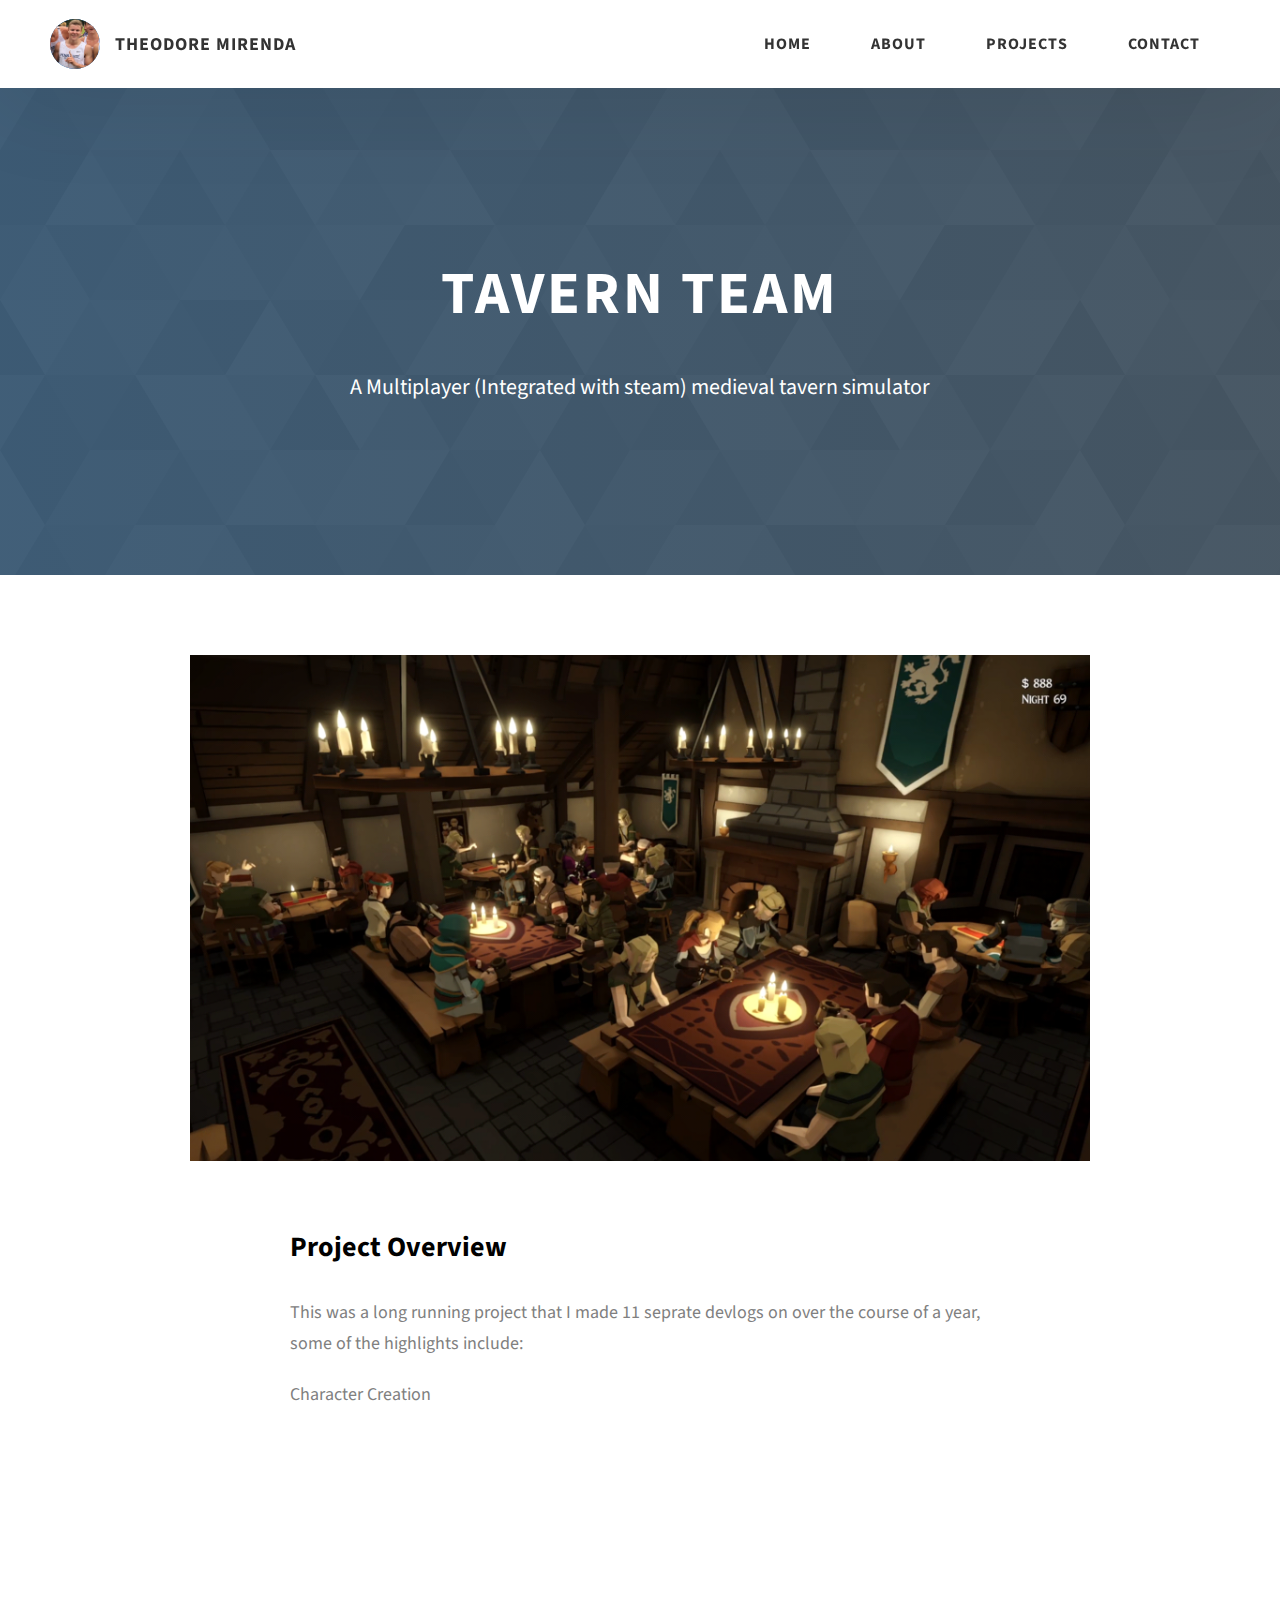
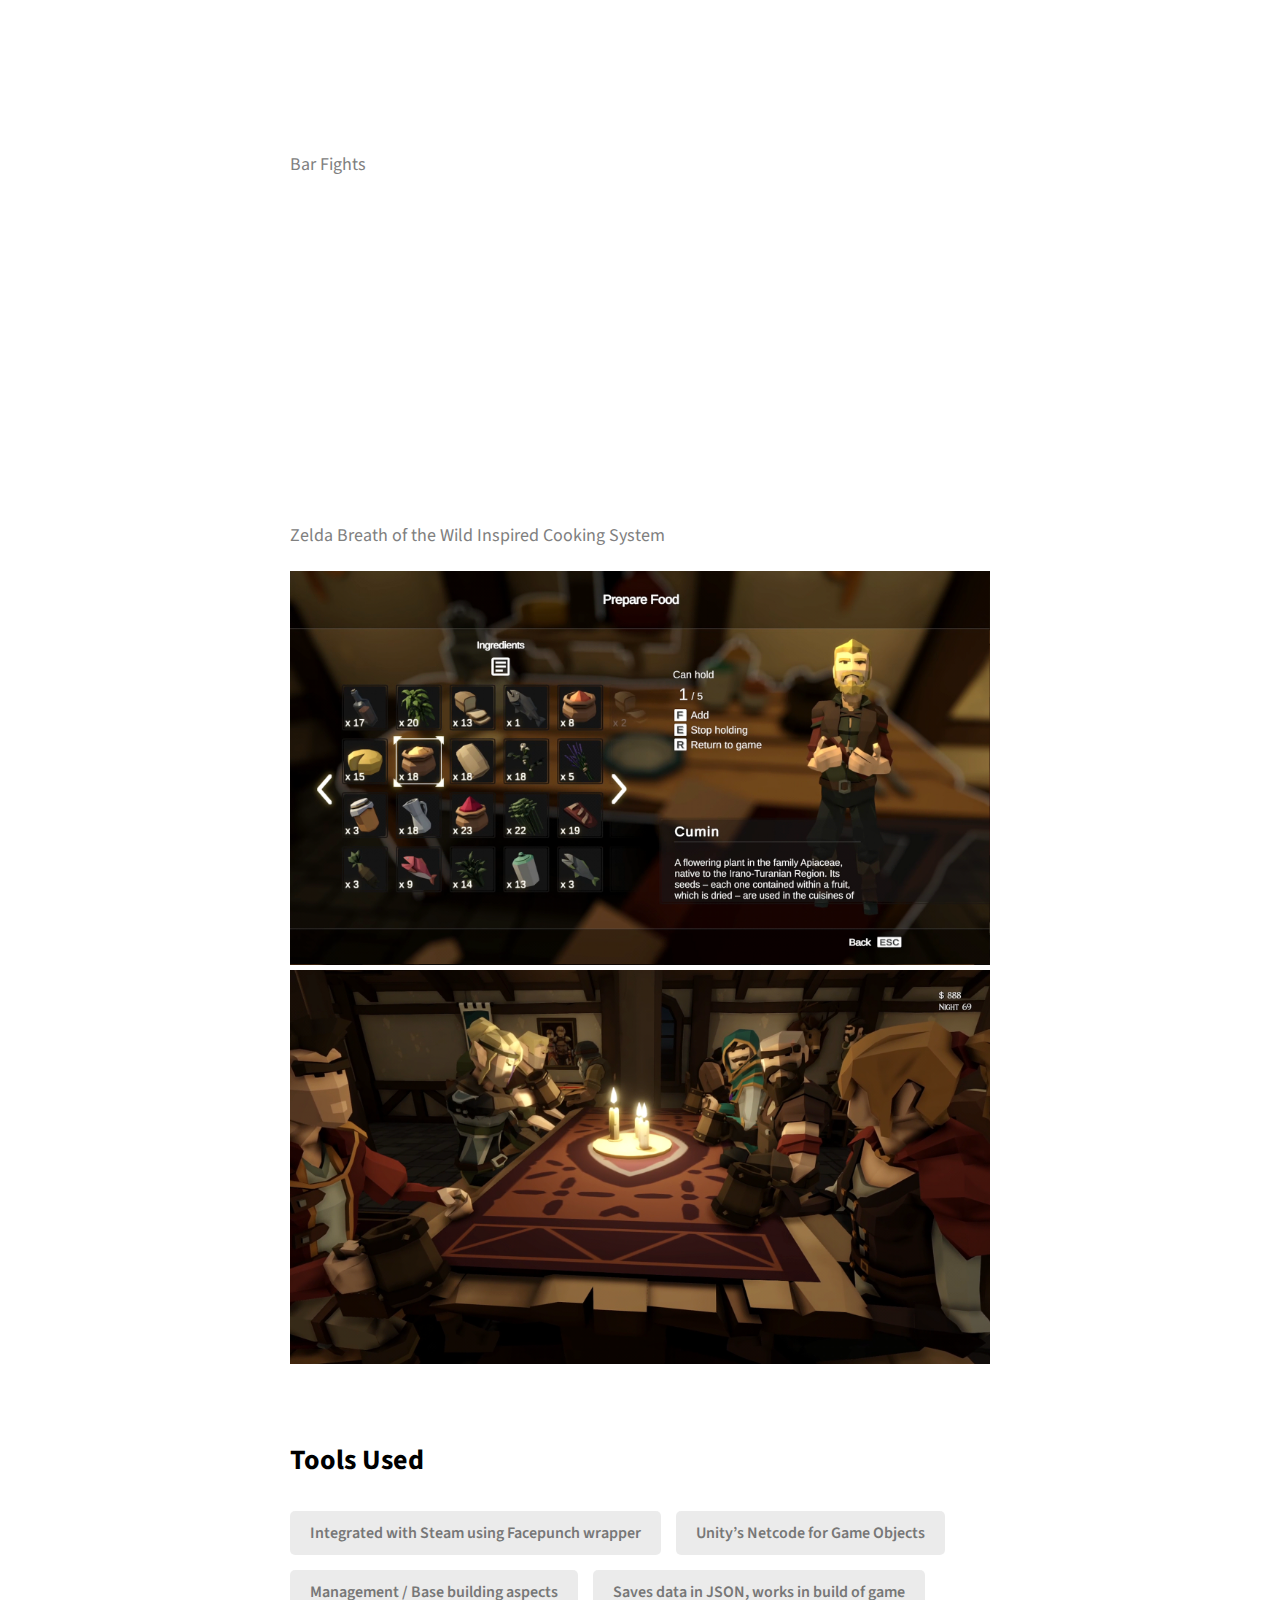
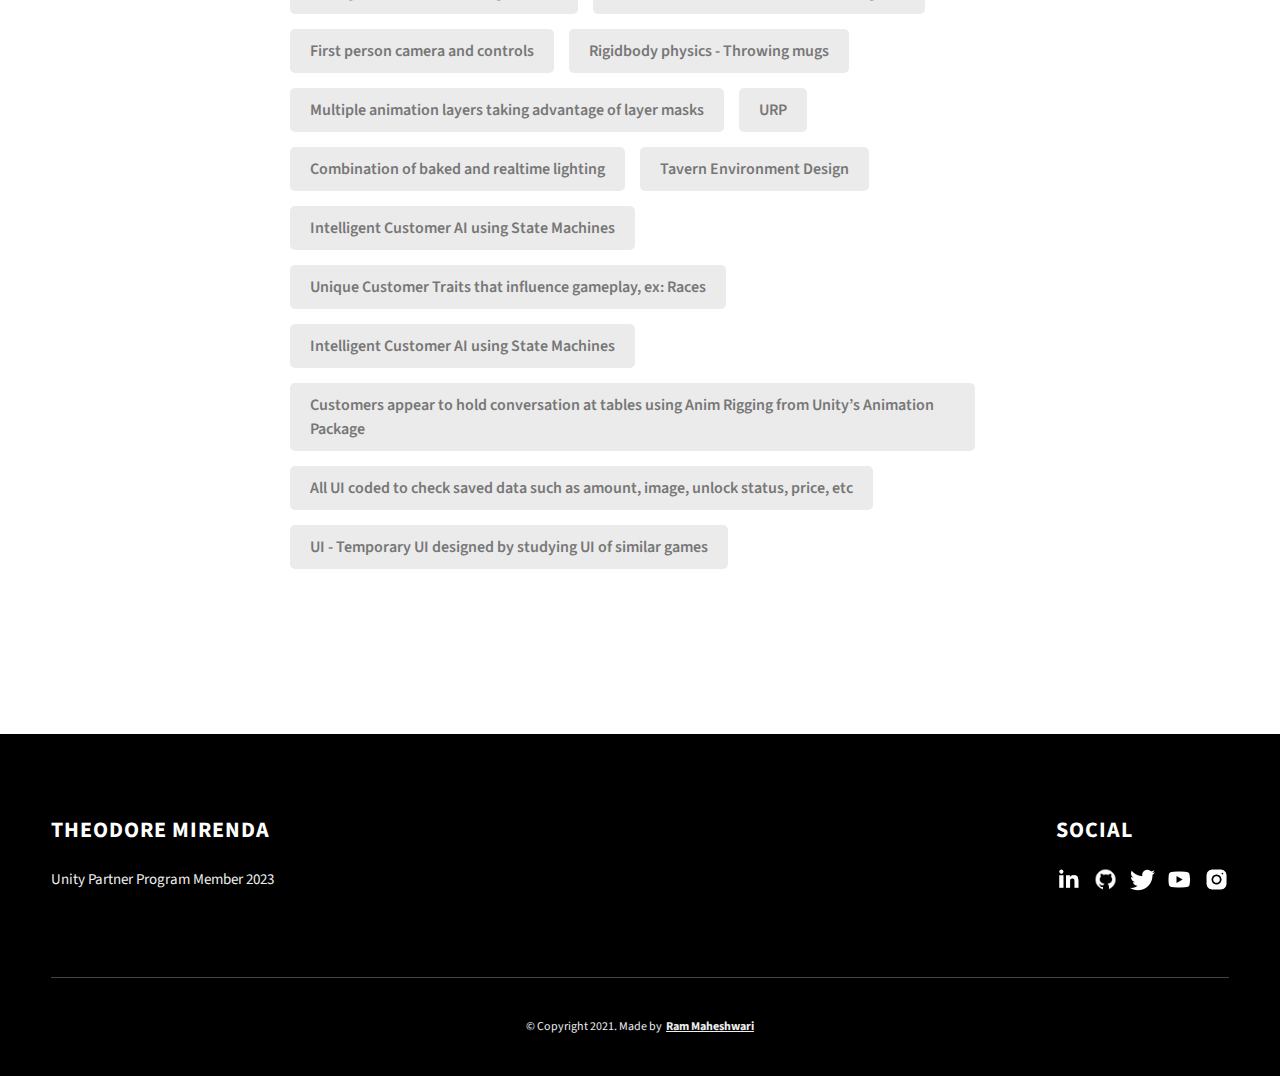
<file: tavernTeam.html>
<!DOCTYPE html>
<html lang="en">
  <head>
    <meta charset="UTF-8" />
    <meta name="viewport" content="width=device-width, initial-scale=1.0" />
    <meta http-equiv="X-UA-Compatible" content="ie=edge" />
    <title>Theodore - Tavern Team</title>
    <meta name="description" content="Case study page of Project" />

    <link rel="stylesheet" href="css/style.css" />

    <link rel="preconnect" href="https://fonts.googleapis.com" />
    <link rel="preconnect" href="https://fonts.gstatic.com" crossorigin />
    <link
      href="https://fonts.googleapis.com/css2?family=Source+Sans+Pro:wght@400;600;700;900&display=swap"
      rel="stylesheet"
    />
  </head>
  <body>
    <header class="header">
      <div class="header__content">
        <div class="header__logo-container">
          <div class="header__logo-img-cont">
            <img
              src="./assets/png/tj.png"
              alt="Theodore Mirenda Logo Image"
              class="header__logo-img"
            />
          </div>
          <span class="header__logo-sub">Theodore Mirenda</span>
        </div>
        <div class="header__main">
          <ul class="header__links">
            <li class="header__link-wrapper">
              <a href="./index.html" class="header__link"> Home </a>
            </li>
            <li class="header__link-wrapper">
              <a href="./index.html#about" class="header__link">About </a>
            </li>
            <li class="header__link-wrapper">
              <a href="./index.html#projects" class="header__link">
                Projects
              </a>
            </li>
            <li class="header__link-wrapper">
              <a href="./index.html#contact" class="header__link"> Contact </a>
            </li>
          </ul>
          <div class="header__main-ham-menu-cont">
            <img
              src="./assets/svg/ham-menu.svg"
              alt="hamburger menu"
              class="header__main-ham-menu"
            />
            <img
              src="./assets/svg/ham-menu-close.svg"
              alt="hamburger menu close"
              class="header__main-ham-menu-close d-none"
            />
          </div>
        </div>
      </div>
      <div class="header__sm-menu">
        <div class="header__sm-menu-content">
          <ul class="header__sm-menu-links">
            <li class="header__sm-menu-link">
              <a href="./index.html"> Home </a>
            </li>

            <li class="header__sm-menu-link">
              <a href="./index.html#about"> About </a>
            </li>

            <li class="header__sm-menu-link">
              <a href="./index.html#projects"> Projects </a>
            </li>

            <li class="header__sm-menu-link">
              <a href="./index.html#contact"> Contact </a>
            </li>
          </ul>
        </div>
      </div>
    </header>
    <section class="project-cs-hero">
      <div class="project-cs-hero__content">
        <h1 class="heading-primary">Tavern Team</h1>
        <div class="project-cs-hero__info">
          <p class="text-primary">
           A Multiplayer (Integrated with steam) medieval tavern simulator
          </p>
        </div>
        <!-- <div class="project-cs-hero__cta">
          <a href="#" class="btn btn--bg" target="_blank">Live Link</a>
        </div> -->
      </div>
    </section>
    <section class="project-details">
      <div class="main-container">
        <div class="project-details__content">
          <div class="project-details__showcase-img-cont">
            <img
              src="./assets/png/tt1.png"
              alt="Project Image"
              class="project-details__showcase-img"
            />
          </div>
          <div class="project-details__content-main">
            <div class="project-details__desc">
              <h3 class="project-details__content-title">Project Overview</h3>
              <p class="project-details__desc-para">
                This was a long running project that I made 11 seprate devlogs on over the course of a year, some of the highlights include: 
              </p>


              <p class="project-details__desc-para">
                Character Creation
              </p>
              <iframe width="560" height="315" src="https://www.youtube.com/embed/PI6rRbzvfj4" title="YouTube video player" frameborder="0" 
                allow="accelerometer; autoplay; clipboard-write; encrypted-media; gyroscope; picture-in-picture; web-share" allowfullscreen></iframe>

                <p class="project-details__desc-para">
                  Bar Fights
                </p>

                <iframe width="560" height="315" src="https://www.youtube.com/embed/GqrgGIfykQE" title="YouTube video player" frameborder="0" 
                allow="accelerometer; autoplay; clipboard-write; encrypted-media; gyroscope; picture-in-picture; web-share" allowfullscreen></iframe>

                <p class="project-details__desc-para">
                  Zelda Breath of the Wild Inspired Cooking System
                </p>

              <img
              src="./assets/png/tt2.png"
              alt="Project Image"
              class="project-details__showcase-img"
            />

              <img
              src="./assets/png/tt3.png"
              alt="Project Image"
              class="project-details__showcase-img"
            />
              
            </div>
            <div class="project-details__tools-used">
              <h3 class="project-details__content-title">Tools Used</h3>
              <div class="skills">
                <div class="skills__skill">Integrated with Steam using Facepunch wrapper </div>
                <div class="skills__skill">Unity’s Netcode for Game Objects</div>
                <div class="skills__skill">Management / Base building aspects</div>
                <div class="skills__skill">Saves data in JSON, works in build of game</div>
                <div class="skills__skill">First person camera and controls</div>
                <div class="skills__skill">Rigidbody physics - Throwing mugs</div>
                <div class="skills__skill">Multiple animation layers taking advantage of layer masks</div>
                <div class="skills__skill">URP</div>
                <div class="skills__skill">Combination of baked and realtime lighting</div>
                <div class="skills__skill">Tavern Environment Design</div>
                <div class="skills__skill">Intelligent Customer AI using State Machines</div>
                <div class="skills__skill">Unique Customer Traits that influence gameplay, ex: Races</div>
                <div class="skills__skill">Intelligent Customer AI using State Machines</div>
                <div class="skills__skill">Customers appear to hold conversation at tables using Anim Rigging from Unity’s Animation Package</div>
                <div class="skills__skill">All UI coded to check saved data such as amount, image, unlock status, price, etc</div>
                <div class="skills__skill">UI - Temporary UI designed by studying UI of similar games</div>
                
              </div>
            </div>
            <!-- <div class="project-details__links">
              <h3 class="project-details__content-title">See Live</h3>
              <a
                href="#"
                class="btn btn--med btn--theme project-details__links-btn"
                target="_blank"
                >Live Link</a
              >
              <a
                href="#"
                class="btn btn--med btn--theme-inv project-details__links-btn"
                target="_blank"
                >Code Link</a
              >
            </div> -->
          </div>
        </div>
      </div>
    </section>
    <footer class="main-footer">
      <div class="main-container">
        <div class="main-footer__upper">
          <div class="main-footer__row main-footer__row-1">
            <h2 class="heading heading-sm main-footer__heading-sm">
              <span>Social</span>
            </h2>
            <div class="main-footer__social-cont">
              <a target="_blank" rel="noreferrer" href="#">
                <img
                  class="main-footer__icon"
                  src="./assets/png/linkedin-ico.png"
                  alt="icon"
                />
              </a>
              <a target="_blank" rel="noreferrer" href="#">
                <img
                  class="main-footer__icon"
                  src="./assets/png/github-ico.png"
                  alt="icon"
                />
              </a>
              <a target="_blank" rel="noreferrer" href="#">
                <img
                  class="main-footer__icon"
                  src="./assets/png/twitter-ico.png"
                  alt="icon"
                />
              </a>
              <a target="_blank" rel="noreferrer" href="#">
                <img
                  class="main-footer__icon"
                  src="./assets/png/yt-ico.png"
                  alt="icon"
                />
              </a>
              <a target="_blank" rel="noreferrer" href="#">
                <img
                  class="main-footer__icon main-footer__icon--mr-none"
                  src="./assets/png/insta-ico.png"
                  alt="icon"
                />
              </a>
            </div>
          </div>
          <div class="main-footer__row main-footer__row-2">
            <h4 class="heading heading-sm text-lt">Theodore Mirenda</h4>
            <p class="main-footer__short-desc">
              Unity Partner Program Member 2023
            </p>
          </div>
        </div>

        <div class="main-footer__lower">
          &copy; Copyright 2021. Made by
          <a rel="noreferrer" target="_blank" href="https://rammaheshwari.com"
            >Ram Maheshwari</a
          >
        </div>
      </div>
    </footer>
    <script src="./index.js"></script>
  </body>
</html>
</file>
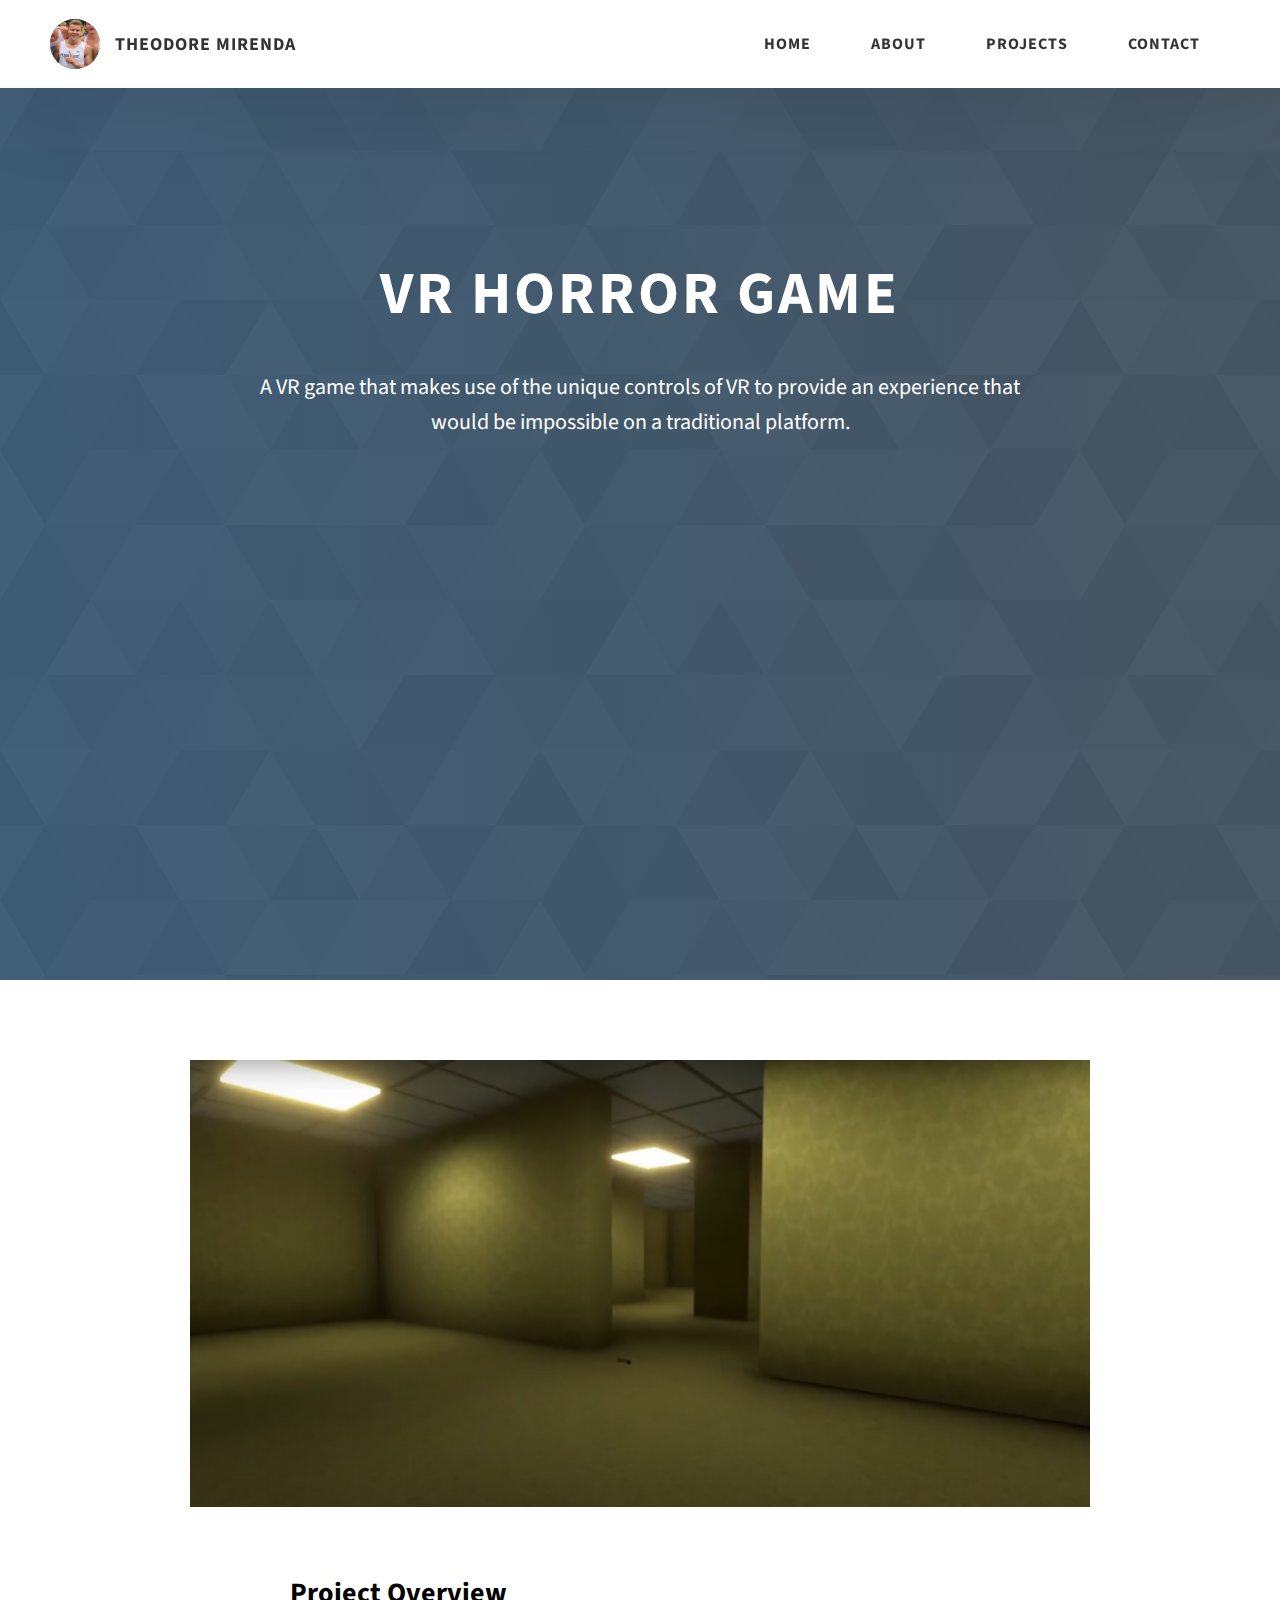
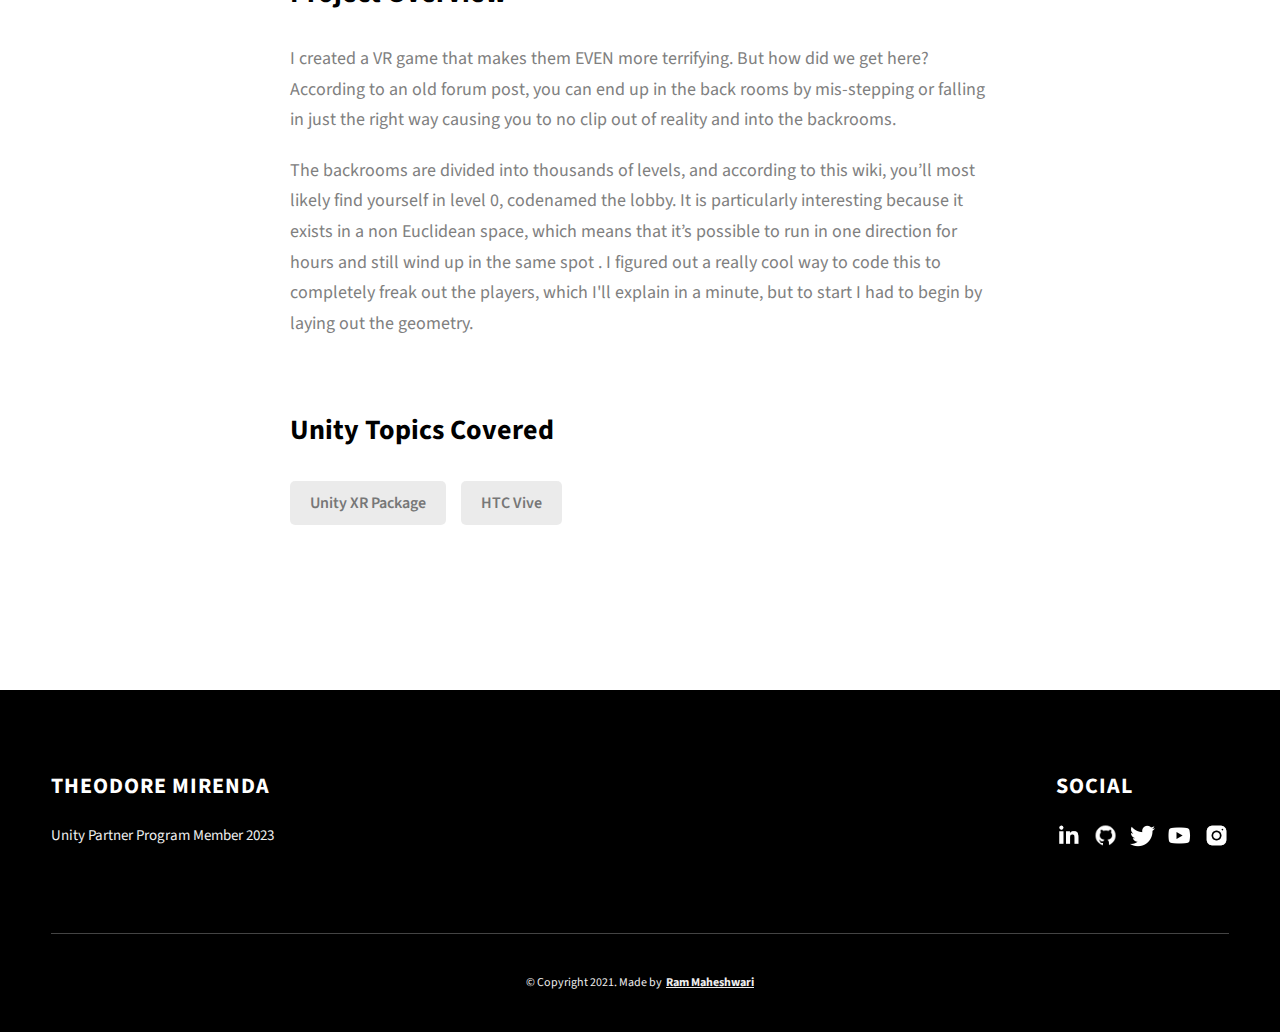
<file: vr.html>
<!DOCTYPE html>
<html lang="en">
  <head>
    <meta charset="UTF-8" />
    <meta name="viewport" content="width=device-width, initial-scale=1.0" />
    <meta http-equiv="X-UA-Compatible" content="ie=edge" />
    <title>Theodore - VR Backrooms</title>
    <meta name="description" content="Case study page of VR Backrooms" />

    <link rel="stylesheet" href="css/style.css" />

    <link rel="preconnect" href="https://fonts.googleapis.com" />
    <link rel="preconnect" href="https://fonts.gstatic.com" crossorigin />
    <link
      href="https://fonts.googleapis.com/css2?family=Source+Sans+Pro:wght@400;600;700;900&display=swap"
      rel="stylesheet"
    />
  </head>
  <body>
    <header class="header">
      <div class="header__content">
        <div class="header__logo-container">
          <div class="header__logo-img-cont">
            <img
              src="./assets/png/tj.png"
              alt="Theodore Mirenda Logo Image"
              class="header__logo-img"
            />
          </div>
          <span class="header__logo-sub">Theodore Mirenda</span>
        </div>
        <div class="header__main">
          <ul class="header__links">
            <li class="header__link-wrapper">
              <a href="./index.html" class="header__link"> Home </a>
            </li>
            <li class="header__link-wrapper">
              <a href="./index.html#about" class="header__link">About </a>
            </li>
            <li class="header__link-wrapper">
              <a href="./index.html#projects" class="header__link">
                Projects
              </a>
            </li>
            <li class="header__link-wrapper">
              <a href="./index.html#contact" class="header__link"> Contact </a>
            </li>
          </ul>
          <div class="header__main-ham-menu-cont">
            <img
              src="./assets/svg/ham-menu.svg"
              alt="hamburger menu"
              class="header__main-ham-menu"
            />
            <img
              src="./assets/svg/ham-menu-close.svg"
              alt="hamburger menu close"
              class="header__main-ham-menu-close d-none"
            />
          </div>
        </div>
      </div>
      <div class="header__sm-menu">
        <div class="header__sm-menu-content">
          <ul class="header__sm-menu-links">
            <li class="header__sm-menu-link">
              <a href="./index.html"> Home </a>
            </li>

            <li class="header__sm-menu-link">
              <a href="./index.html#about"> About </a>
            </li>

            <li class="header__sm-menu-link">
              <a href="./index.html#projects"> Projects </a>
            </li>

            <li class="header__sm-menu-link">
              <a href="./index.html#contact"> Contact </a>
            </li>
          </ul>
        </div>
      </div>
    </header>
    <section class="project-cs-hero">
      <div class="project-cs-hero__content">
        <h1 class="heading-primary">VR Horror Game</h1>
        <div class="project-cs-hero__info">
          <p class="text-primary">
            A VR game that makes use of the unique controls of VR to 
                provide an experience that would be impossible on a traditional platform.
          </p>
        </div>
        <div class="project-cs-hero__cta">
          <iframe width="560" height="315" src="https://www.youtube.com/embed/bm3CBFh8rVE" title="YouTube video player" 
            frameborder="0" allow="accelerometer; autoplay; clipboard-write; encrypted-media; gyroscope; picture-in-picture; web-share" allowfullscreen></iframe>
        </div>
      </div>
    </section>
    <section class="project-details">
      <div class="main-container">
        <div class="project-details__content">
          <div class="project-details__showcase-img-cont">
            <img
              src="./assets/png/backrooms.PNG"
              alt="Project Image"
              class="project-details__showcase-img"
            />
          </div>
          <div class="project-details__content-main">
            <div class="project-details__desc">
              <h3 class="project-details__content-title">Project Overview</h3>
              <p class="project-details__desc-para">
                I created a VR game that makes them EVEN more terrifying. But how did we get here? According to an old forum post, you can end up in the 
                back rooms by mis-stepping or falling in just the right way causing you to no clip out of reality and into the backrooms.
                </p>
              <p class="project-details__desc-para">
                The backrooms are divided into thousands of levels, and according to this wiki, you’ll most likely find yourself in level 0, codenamed the lobby. It is particularly interesting because it exists in a non Euclidean space, which means that it’s possible to run in one direction for hours and still wind up in the same spot . I figured out a really 
                cool way to code this to completely freak out the players, which I'll explain in a minute, but to start I had to begin by laying out the geometry.
              </p>
            </div>
            <div class="project-details__tools-used">
              <h3 class="project-details__content-title">Unity Topics Covered</h3>
              <div class="skills">
                <div class="skills__skill">Unity XR Package</div>
                <div class="skills__skill">HTC Vive</div>
              </div>
            </div>
            <!-- <div class="project-details__links">
              <h3 class="project-details__content-title">See Live</h3>
              <a
                href="#"
                class="btn btn--med btn--theme project-details__links-btn"
                target="_blank"
                >Live Link</a
              >
              <a
                href="#"
                class="btn btn--med btn--theme-inv project-details__links-btn"
                target="_blank"
                >Code Link</a
              >
            </div> -->
          </div>
        </div>
      </div>
    </section>
    <footer class="main-footer">
      <div class="main-container">
        <div class="main-footer__upper">
          <div class="main-footer__row main-footer__row-1">
            <h2 class="heading heading-sm main-footer__heading-sm">
              <span>Social</span>
            </h2>
            <div class="main-footer__social-cont">
              <a target="_blank" rel="noreferrer" href="https://www.linkedin.com/in/theodore-mirenda-682a0b136?lipi=urn%3Ali%3Apage%3Ad_flagship3_profile_view_base_contact_details%3B7lXR28tvStu2fylCiXOQmg%3D%3D">
                <img
                  class="main-footer__icon"
                  src="./assets/png/linkedin-ico.png"
                  alt="icon"
                />
              </a>
              <a target="_blank" rel="noreferrer" href="#">
                <img
                  class="main-footer__icon"
                  src="./assets/png/github-ico.png"
                  alt="icon"
                />
              </a>
              <a target="_blank" rel="noreferrer" href="#">
                <img
                  class="main-footer__icon"
                  src="./assets/png/twitter-ico.png"
                  alt="icon"
                />
              </a>
              <a target="_blank" rel="noreferrer" href="#">
                <img
                  class="main-footer__icon"
                  src="./assets/png/yt-ico.png"
                  alt="icon"
                />
              </a>
              <a target="_blank" rel="noreferrer" href="#">
                <img
                  class="main-footer__icon main-footer__icon--mr-none"
                  src="./assets/png/insta-ico.png"
                  alt="icon"
                />
              </a>
            </div>
          </div>
          <div class="main-footer__row main-footer__row-2">
            <h4 class="heading heading-sm text-lt">Theodore Mirenda</h4>
            <p class="main-footer__short-desc">
              Unity Partner Program Member 2023
            </p>
          </div>
        </div>

        <div class="main-footer__lower">
          &copy; Copyright 2021. Made by
          <a rel="noreferrer" target="_blank" href="https://rammaheshwari.com"
            >Ram Maheshwari</a
          >
        </div>
      </div>
    </footer>
    <script src="./index.js"></script>
  </body>
</html>
</file>
<file: css/style.css>
/*
0 - 600px:      Phone
600 - 900px:    Tablet portrait
900 - 1200px:   Tablet landscape
[1200 - 1800] is where our normal styles apply
1800px + :      Big desktop
$breakpoint arguement choices:
- phone
- tab-port
- tab-land
- big-desktop

Inside media queries 1em is always 16px i.e 1em = 16px at every screen size only inside media queries
*/
*,
*::after,
*::before {
  margin: 0;
  padding: 0;
  box-sizing: inherit;
  font-family: inherit; }

html {
  font-size: 62.5%;
  scroll-behavior: smooth; }
  @media only screen and (max-width: 75em) {
    html {
      font-size: 59%; } }
  @media only screen and (max-width: 56.25em) {
    html {
      font-size: 56%; } }
  @media only screen and (min-width: 112.5em) {
    html {
      font-size: 65%; } }

body {
  box-sizing: border-box;
  position: relative;
  line-height: 1.5;
  font-family: sans-serif;
  overflow-x: hidden;
  overflow-y: scroll;
  font-family: 'Source Sans Pro', sans-serif; }

a {
  text-decoration: none;
  color: inherit; }

li {
  list-style: none; }

input:focus,
button:focus,
a:focus,
textarea:focus {
  outline: none; }

button {
  border: none;
  cursor: pointer; }

textarea {
  resize: none; }

.heading-primary {
  font-size: 6rem;
  text-transform: uppercase;
  letter-spacing: 3px;
  text-align: center; }
  @media only screen and (max-width: 37.5em) {
    .heading-primary {
      font-size: 4.5rem; } }

.heading-sec__mb-bg {
  margin-bottom: 11rem; }
  @media only screen and (max-width: 56.25em) {
    .heading-sec__mb-bg {
      margin-bottom: 8rem; } }

.heading-sec__mb-med {
  margin-bottom: 9rem; }
  @media only screen and (max-width: 56.25em) {
    .heading-sec__mb-med {
      margin-bottom: 8rem; } }

.heading-sec__main {
  display: block;
  font-size: 4rem;
  text-transform: uppercase;
  letter-spacing: 1px;
  letter-spacing: 3px;
  text-align: center;
  margin-bottom: 3.5rem;
  position: relative; }
  .heading-sec__main--lt {
    color: #fff; }
    .heading-sec__main--lt::after {
      content: '';
      background: #fff !important; }
  .heading-sec__main::after {
    content: '';
    position: absolute;
    top: calc(100% + 1.5rem);
    height: 5px;
    width: 3rem;
    background: #0062b9;
    left: 50%;
    transform: translateX(-50%);
    border-radius: 5px; }
    @media only screen and (max-width: 37.5em) {
      .heading-sec__main::after {
        top: calc(100% + 1.2rem); } }

.heading-sec__sub {
  display: block;
  text-align: center;
  color: #777;
  font-size: 2rem;
  font-weight: 500;
  max-width: 80rem;
  margin: auto;
  line-height: 1.6; }
  @media only screen and (max-width: 37.5em) {
    .heading-sec__sub {
      font-size: 1.8rem; } }
  .heading-sec__sub--lt {
    color: #eee; }

.heading-sm {
  font-size: 2.2rem;
  text-transform: uppercase;
  letter-spacing: 1px; }

.main-container {
  max-width: 120rem;
  margin: auto;
  width: 92%; }

.Configurators
{
  margin: 0 auto;
  padding: 70px 25px 0;
  max-width: 550px;
  min-width: 300px;
  box-sizing: border-box;
  text-align: center;
}

.btn {
  background: #fff;
  color: #333;
  text-transform: uppercase;
  letter-spacing: 2px;
  display: inline-block;
  font-weight: 700;
  border-radius: 5px;
  box-shadow: 0 5px 15px 0 rgba(0, 0, 0, 0.15);
  transition: transform .3s; }
  .btn:hover {
    transform: translateY(-3px); }
  .btn--bg {
    padding: 1.5rem 8rem;
    font-size: 2rem; }
  .btn--med {
    padding: 1.5rem 5rem;
    font-size: 1.6rem; }
  .btn--theme {
    background: #0062b9;
    color: #fff; }
  .btn--theme-inv {
    color: #0062b9;
    background: #fff;
    border: 2px solid #0062b9;
    box-shadow: none;
    padding: calc(1.5rem - 2px) calc(5rem - 2px); }

.sec-pad {
  padding: 12rem 0; }
  @media only screen and (max-width: 56.25em) {
    .sec-pad {
      padding: 8rem 0; } }

.text-primary {
  color: #fff;
  font-size: 2.2rem;
  text-align: center;
  width: 100%;
  line-height: 1.6; }
  @media only screen and (max-width: 37.5em) {
    .text-primary {
      font-size: 2rem; } }

.d-none {
  display: none; }

.home-hero {
  color: #fff;
  background: linear-gradient(to right, rgba(18, 55, 87, 0.8), rgba(28, 47, 63, 0.8)), url(../../assets/svg/common-bg.svg);
  background-position: center;
  height: 50vh;
  min-height: 80rem;
  max-height: 120rem;
  position: relative; }
  @media only screen and (max-width: 37.5em) {
    .home-hero {
      height: unset;
      min-height: unset; } }
  .home-hero__socials {
    position: absolute;
    top: 50%;
    border: 2px solid #eee;
    border-left: 2px solid #eee;
    transform: translateY(-50%); }
    @media only screen and (max-width: 56.25em) {
      .home-hero__socials {
        display: none; } }
  .home-hero__mouse-scroll-cont {
    position: absolute;
    bottom: 3%;
    left: 50%;
    transform: translateX(-50%); }
    @media only screen and (max-width: 37.5em) {
      .home-hero__mouse-scroll-cont {
        display: none; } }
  .home-hero__social {
    width: 5rem; }
  .home-hero__social-icon-link {
    width: 100%;
    display: block;
    padding: 1.2rem;
    border-bottom: 2px solid #eee;
    transition: background .3s; }
    .home-hero__social-icon-link:hover {
      background: rgba(255, 255, 255, 0.1); }
    .home-hero__social-icon-link--bd-none {
      border-bottom: 0; }
  .home-hero__social-icon {
    width: 100%; }
  .home-hero__content {
    position: absolute;
    top: 50%;
    left: 50%;
    transform: translate(-50%, -50%);
    max-width: 90rem;
    width: 92%; }
    @media only screen and (max-width: 37.5em) {
      .home-hero__content {
        padding: 19rem 0 13rem 0;
        margin: auto;
        position: static;
        transform: translate(0, 0); } }
  .home-hero__info {
    margin: 3rem auto 0 auto;
    max-width: 80rem; }
  .home-hero__cta {
    margin-top: 5rem;
    text-align: center; }

.about {
  background: #fafafa; }
  .about__content {
    display: grid;
    grid-template-columns: 1fr 1fr;
    grid-gap: 10rem; }
    @media only screen and (max-width: 56.25em) {
      .about__content {
        grid-template-columns: 1fr;
        grid-gap: 8rem; } }
    .about__content-title {
      font-weight: 700;
      font-size: 2.8rem;
      margin-bottom: 3rem; }
      @media only screen and (max-width: 37.5em) {
        .about__content-title {
          font-size: 2.4rem; } }
    .about__content-details-para {
      font-size: 1.8rem;
      color: grey;
      max-width: 60rem;
      line-height: 1.7;
      margin-bottom: 1rem; }
      .about__content-details-para--hl {
        font-weight: 700;
        margin: 0 3px; }
      .about__content-details-para:last-child {
        margin-bottom: 4rem; }

.projects__row {
  display: grid;
  grid-template-columns: 1.5fr 1fr;
  grid-gap: 5rem;
  margin-bottom: 11rem; }
  @media only screen and (max-width: 56.25em) {
    .projects__row {
      grid-template-columns: 1fr;
      grid-gap: 2rem;
      margin-bottom: 8rem; } }
  @media only screen and (max-width: 56.25em) {
    .projects__row {
      text-align: center; } }
  .projects__row:last-child {
    margin-bottom: 0; }
  .projects__row-img-cont {
    overflow: hidden; }
  .projects__row-img {
    width: 100%;
    display: block;
    object-fit: cover; }
  .projects__row-content {
    padding: 2rem 0;
    display: flex;
    justify-content: center;
    flex-direction: column;
    align-items: flex-start; }
    @media only screen and (max-width: 56.25em) {
      .projects__row-content {
        align-items: center; } }
    .projects__row-content-title {
      font-weight: 700;
      font-size: 2.8rem;
      margin-bottom: 2rem; }
      @media only screen and (max-width: 37.5em) {
        .projects__row-content-title {
          font-size: 2.4rem; } }
    .projects__row-content-desc {
      font-size: 1.8rem;
      color: grey;
      max-width: 60rem;
      line-height: 1.7;
      margin-bottom: 3rem; }
      @media only screen and (max-width: 37.5em) {
        .projects__row-content-desc {
          font-size: 1.7rem; } }

.contact {
  background: linear-gradient(to right, rgba(18, 55, 87, 0.8), rgba(28, 47, 63, 0.8)), url(../../assets/svg/common-bg.svg);
  background-size: cover;
  background-position: center; }
  .contact__form-container {
    box-shadow: 0 0 10px rgba(0, 0, 0, 0.1);
    background: white;
    padding: 4rem;
    margin-top: 6rem;
    max-width: 80rem;
    text-align: right;
    width: 95%;
    border-radius: 5px;
    margin: 5rem auto 0 auto; }
    @media only screen and (max-width: 37.5em) {
      .contact__form-container {
        padding: 3rem; } }
  .contact__form-field {
    margin-bottom: 4rem; }
    @media only screen and (max-width: 37.5em) {
      .contact__form-field {
        margin-bottom: 3rem; } }
  .contact__form-label {
    color: #666;
    font-size: 1.4rem;
    letter-spacing: 1px;
    font-weight: 700;
    margin-bottom: 1rem;
    display: block;
    text-align: left; }
  .contact__form-input {
    color: #333;
    padding: 2rem;
    width: 100%;
    border: 1px solid #ebebeb;
    font-size: 1.6rem;
    letter-spacing: 0px;
    background: #f0f0f0;
    border-radius: 5px;
    font-weight: 600;
    /* Code for Modern Browsers */
    /* Code for WebKit, Blink, Edge */
    /* Code for Internet Explorer 10-11 */
    /* Code for Microsoft Edge */
    /* Code for Mozilla Firefox 4 to 18 */
    /* Code for Mozilla Firefox 19+ */ }
    .contact__form-input::placeholder {
      color: #999;
      font-weight: 600;
      font-size: 1.6rem; }
    .contact__form-input::-webkit-input-placeholder {
      color: #999;
      font-weight: 600;
      font-size: 1.6rem; }
    .contact__form-input:-ms-input-placeholder {
      color: #999;
      font-weight: 600;
      font-size: 1.6rem; }
    .contact__form-input::-ms-input-placeholder {
      color: #999;
      font-weight: 600;
      font-size: 1.6rem; }
    .contact__form-input:-moz-placeholder {
      opacity: 1;
      color: #999;
      font-weight: 600;
      font-size: 1.6rem; }
    .contact__form-input::-moz-placeholder {
      opacity: 1;
      color: #999;
      font-weight: 600;
      font-size: 1.6rem; }
  .contact__btn {
    width: 30%;
    padding: 2rem 4rem;
    font-size: 1.6rem; }
    @media only screen and (max-width: 37.5em) {
      .contact__btn {
        width: 100%; } }

.project-cs-hero {
  color: #fff;
  background: linear-gradient(to right, rgba(18, 55, 87, 0.8), rgba(28, 47, 63, 0.8)), url(../../assets/svg/common-bg.svg);
  background-size: cover;
  background-position: center;
  position: relative; }
  @media only screen and (max-width: 37.5em) {
    .project-cs-hero {
      height: unset;
      min-height: unset; } }
  .project-cs-hero__content {
    padding: 25rem 0 17rem 0;
    max-width: 90rem;
    width: 92%;
    margin: auto; }
    @media only screen and (max-width: 37.5em) {
      .project-cs-hero__content {
        padding: 19rem 0 13rem 0;
        margin: auto;
        position: static;
        transform: translate(0, 0); } }
  .project-cs-hero__info {
    margin: 3rem auto 0 auto;
    max-width: 80rem; }
  .project-cs-hero__cta {
    margin-top: 5rem;
    text-align: center; }

.project-details__content {
  padding: 8rem 0;
  max-width: 90rem;
  margin: auto; }
  .project-details__content-title {
    font-weight: 700;
    font-size: 2.8rem;
    margin-bottom: 3rem; }
    @media only screen and (max-width: 37.5em) {
      .project-details__content-title {
        font-size: 2.4rem; } }

.project-details__showcase-img-cont {
  width: 100%;
  margin-bottom: 6rem; }

.project-details__showcase-img {
  width: 100%; }

.project-details__content-main {
  width: 100%;
  max-width: 70rem;
  margin: auto; }

.project-details__desc {
  margin: 0 0 7rem 0; }
  .project-details__desc-para {
    font-size: 1.8rem;
    line-height: 1.7;
    color: grey;
    margin-bottom: 2rem; }

.project-details__tools-used {
  margin: 0 0 7rem 0; }
  .project-details__tools-used-list {
    display: flex;
    flex-wrap: wrap; }
  .project-details__tools-used-item {
    padding: 1rem 2rem;
    margin-bottom: 1.5rem;
    margin-right: 1.5rem;
    font-size: 1.6rem;
    background: rgba(153, 153, 153, 0.2);
    border-radius: 5px;
    font-weight: 600;
    color: #777; }

.project-details__links {
  margin: 0 0; }
  .project-details__links-btn {
    margin-right: 2rem; }
    @media only screen and (max-width: 37.5em) {
      .project-details__links-btn {
        margin-right: 0;
        width: 70%;
        margin-bottom: 2rem;
        text-align: center; } }
    .project-details__links-btn:last-child {
      margin: 0; }
      @media only screen and (max-width: 37.5em) {
        .project-details__links-btn:last-child {
          margin: 0; } }

.header {
  position: fixed;
  width: 100%;
  z-index: 1000;
  background: #000;
  background: #fff;
  box-shadow: 0 10px 100px rgba(0, 0, 0, 0.1); }
  .header__content {
    display: flex;
    align-items: center;
    justify-content: space-between;
    padding: 1rem 5rem; }
    @media only screen and (max-width: 56.25em) {
      .header__content {
        padding: 0 2rem; } }
  .header__logo-container {
    display: flex;
    align-items: center;
    cursor: pointer;
    color: #333;
    transition: color .3s; }
    .header__logo-container:hover {
      color: #0062b9; }
  .header__logo-img-cont {
    width: 5rem;
    height: 5rem;
    border-radius: 50px;
    overflow: hidden;
    margin-right: 1.5rem;
    background: #0062b9; }
    @media only screen and (max-width: 56.25em) {
      .header__logo-img-cont {
        width: 4.5rem;
        height: 4.5rem;
        margin-right: 1.2rem; } }
  .header__logo-img {
    width: 100%;
    height: 100%;
    object-fit: cover;
    object-position: center;
    display: block; }
  .header__logo-sub {
    font-size: 1.8rem;
    text-transform: uppercase;
    font-weight: 700;
    letter-spacing: 1px; }
  .header__links {
    display: flex; }
    @media only screen and (max-width: 37.5em) {
      .header__links {
        display: none; } }
  .header__link {
    padding: 2.2rem 3rem;
    display: inline-block;
    font-size: 1.6rem;
    color: #333;
    text-transform: uppercase;
    letter-spacing: 1px;
    font-weight: 700;
    transition: color .3s; }
    .header__link:hover {
      color: #0062b9; }
    @media only screen and (max-width: 56.25em) {
      .header__link {
        padding: 3rem 1.8rem;
        font-size: 1.5rem; } }
  .header__main-ham-menu-cont {
    display: none;
    width: 3rem;
    padding: 2.2rem 0; }
    @media only screen and (max-width: 37.5em) {
      .header__main-ham-menu-cont {
        display: block; } }
  .header__main-ham-menu {
    width: 100%; }
  .header__main-ham-menu-close {
    width: 100%; }
  .header__sm-menu {
    background: #fff;
    position: absolute;
    width: 100%;
    top: 100%;
    visibility: hidden;
    opacity: 0;
    transition: all .3s;
    box-shadow: 0px 5px 5px 0px rgba(0, 0, 0, 0.1);
    -webkit-box-shadow: 0px 5px 5px 0px rgba(0, 0, 0, 0.1);
    -moz-box-shadow: 0px 5px 5px 0px rgba(0, 0, 0, 0.1); }
    .header__sm-menu--active {
      visibility: hidden;
      opacity: 0; }
      @media only screen and (max-width: 37.5em) {
        .header__sm-menu--active {
          visibility: visible;
          opacity: 1; } }
  .header__sm-menu-link a {
    display: block;
    text-decoration: none;
    padding: 2.5rem 3rem;
    font-size: 1.6rem;
    color: #333;
    text-align: right;
    border-bottom: 1px solid #eee;
    font-weight: 700;
    text-transform: uppercase;
    letter-spacing: 2px;
    transition: color .3s; }
    .header__sm-menu-link a:hover {
      color: #0062b9; }
  .header__sm-menu-link:first-child a {
    border-top: 1px solid #eee; }
  .header__sm-menu-link-last {
    border-bottom: 0; }

.main-footer {
  background: #000;
  color: #fff; }
  .main-footer__upper {
    display: flex;
    justify-content: space-between;
    padding: 8rem 0; }
    @media only screen and (max-width: 56.25em) {
      .main-footer__upper {
        padding: 6rem 0; } }
    @media only screen and (max-width: 37.5em) {
      .main-footer__upper {
        display: block; } }
  .main-footer__row-1 {
    order: 2; }
    @media only screen and (max-width: 56.25em) {
      .main-footer__row-1 {
        margin-bottom: 5rem; } }
  .main-footer__row-2 {
    width: 40%;
    order: 1;
    max-width: 50rem; }
    @media only screen and (max-width: 56.25em) {
      .main-footer__row-2 {
        width: 100%; } }
  .main-footer__short-desc {
    margin-top: 2rem;
    color: #eee;
    font-size: 1.5rem;
    line-height: 1.7; }
  .main-footer__social-cont {
    margin-top: 2rem; }
  .main-footer__icon {
    margin-right: 1rem;
    width: 2.5rem; }
    .main-footer__icon--mr-none {
      margin-right: 0; }
  .main-footer__lower {
    padding: 4rem 0;
    border-top: 1px solid #444;
    color: #eee;
    font-size: 1.2rem;
    text-align: left;
    text-align: center; }
    .main-footer__lower a {
      text-decoration: underline;
      font-weight: bold;
      margin-left: 2px; }
    @media only screen and (max-width: 56.25em) {
      .main-footer__lower {
        padding: 3.5rem 0; } }

.skills {
  display: flex;
  flex-wrap: wrap; }
  .skills__skill {
    padding: 1rem 2rem;
    margin-bottom: 1.5rem;
    margin-right: 1.5rem;
    font-size: 1.6rem;
    background: rgba(153, 153, 153, 0.2);
    border-radius: 5px;
    font-weight: 600;
    color: #777; }

.mouse {
  width: 25px;
  height: 40px;
  border: 2px solid #eee;
  border-radius: 60px;
  position: relative;
  overflow: hidden; }
  .mouse::before {
    content: '';
    width: 5px;
    height: 5px;
    position: absolute;
    top: 7px;
    left: 50%;
    transform: translateX(-50%);
    background-color: #eee;
    border-radius: 50%;
    opacity: 1;
    animation: wheel 1.3s infinite;
    -webkit-animation: wheel 1.3s infinite; }

@keyframes wheel {
  to {
    opacity: 0;
    top: 27px; } }

@-webkit-keyframes wheel {
  to {
    opacity: 0;
    top: 27px; } }
</file>
